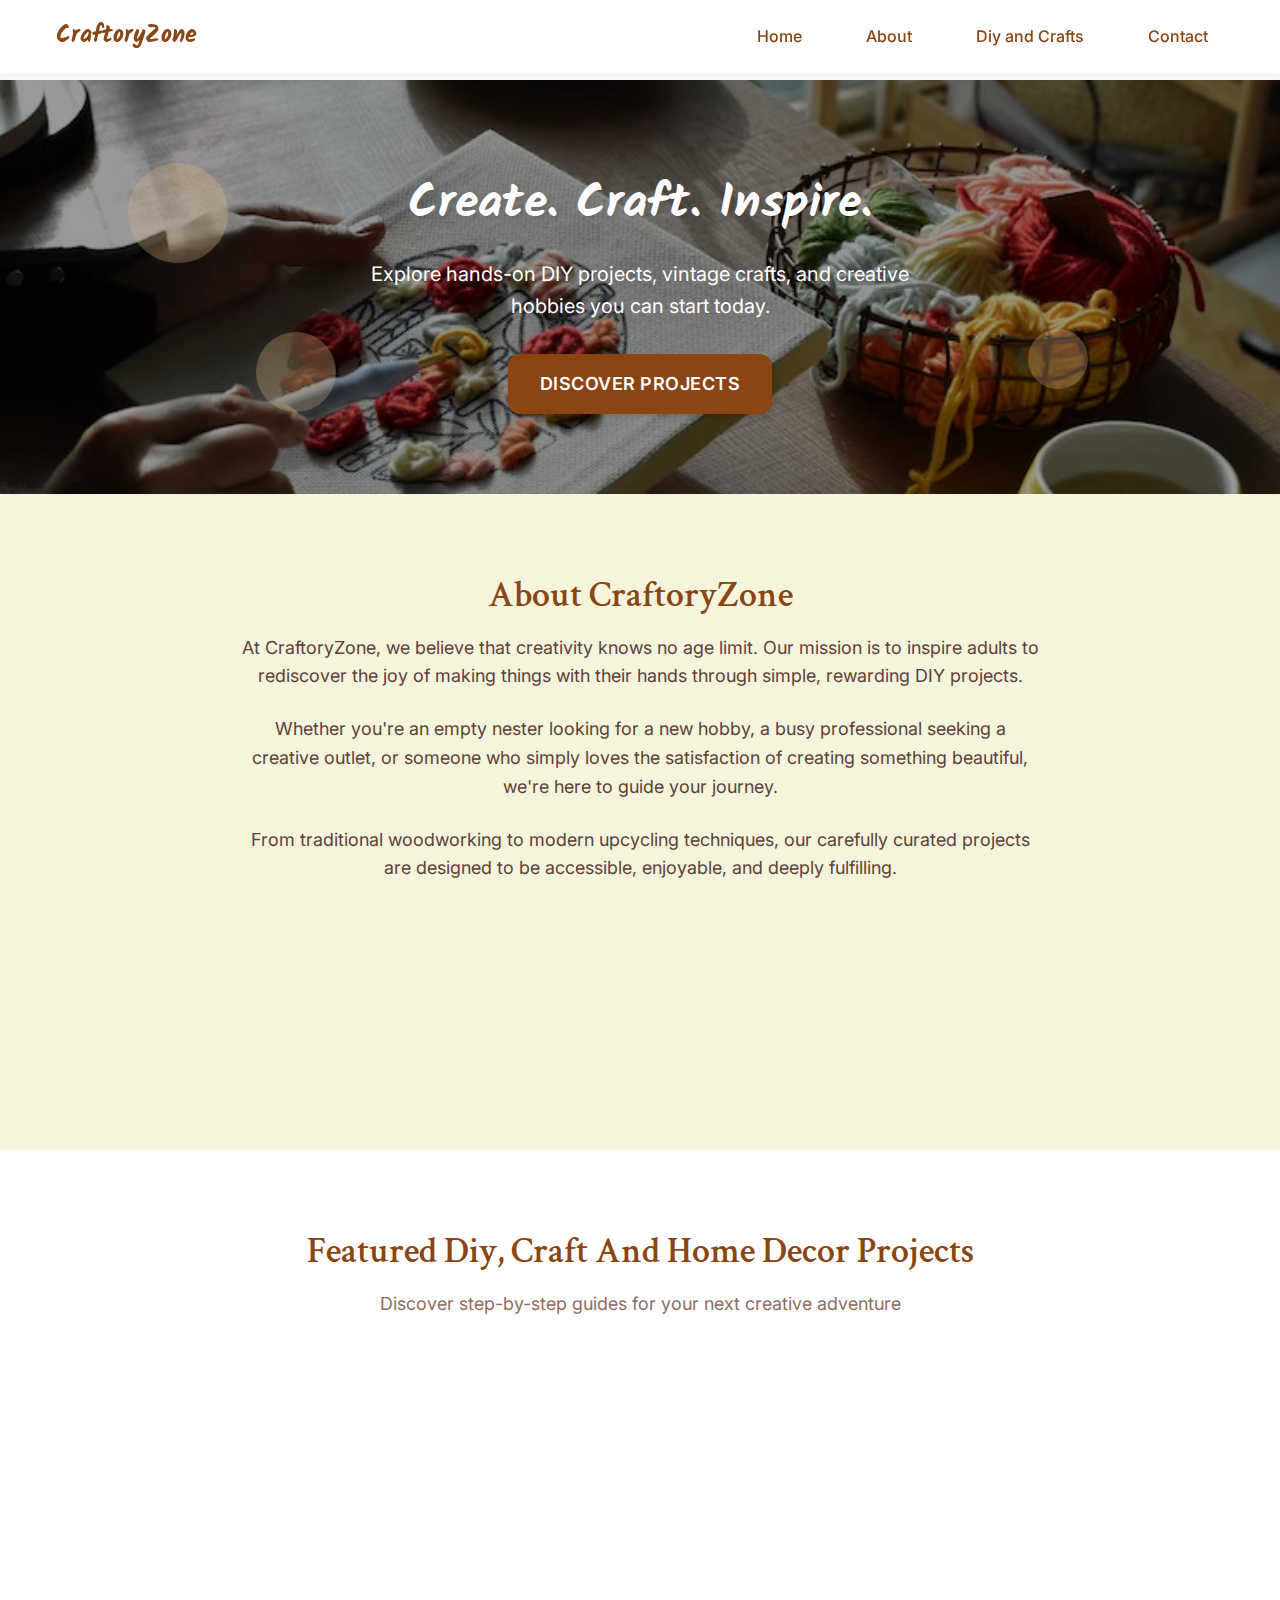
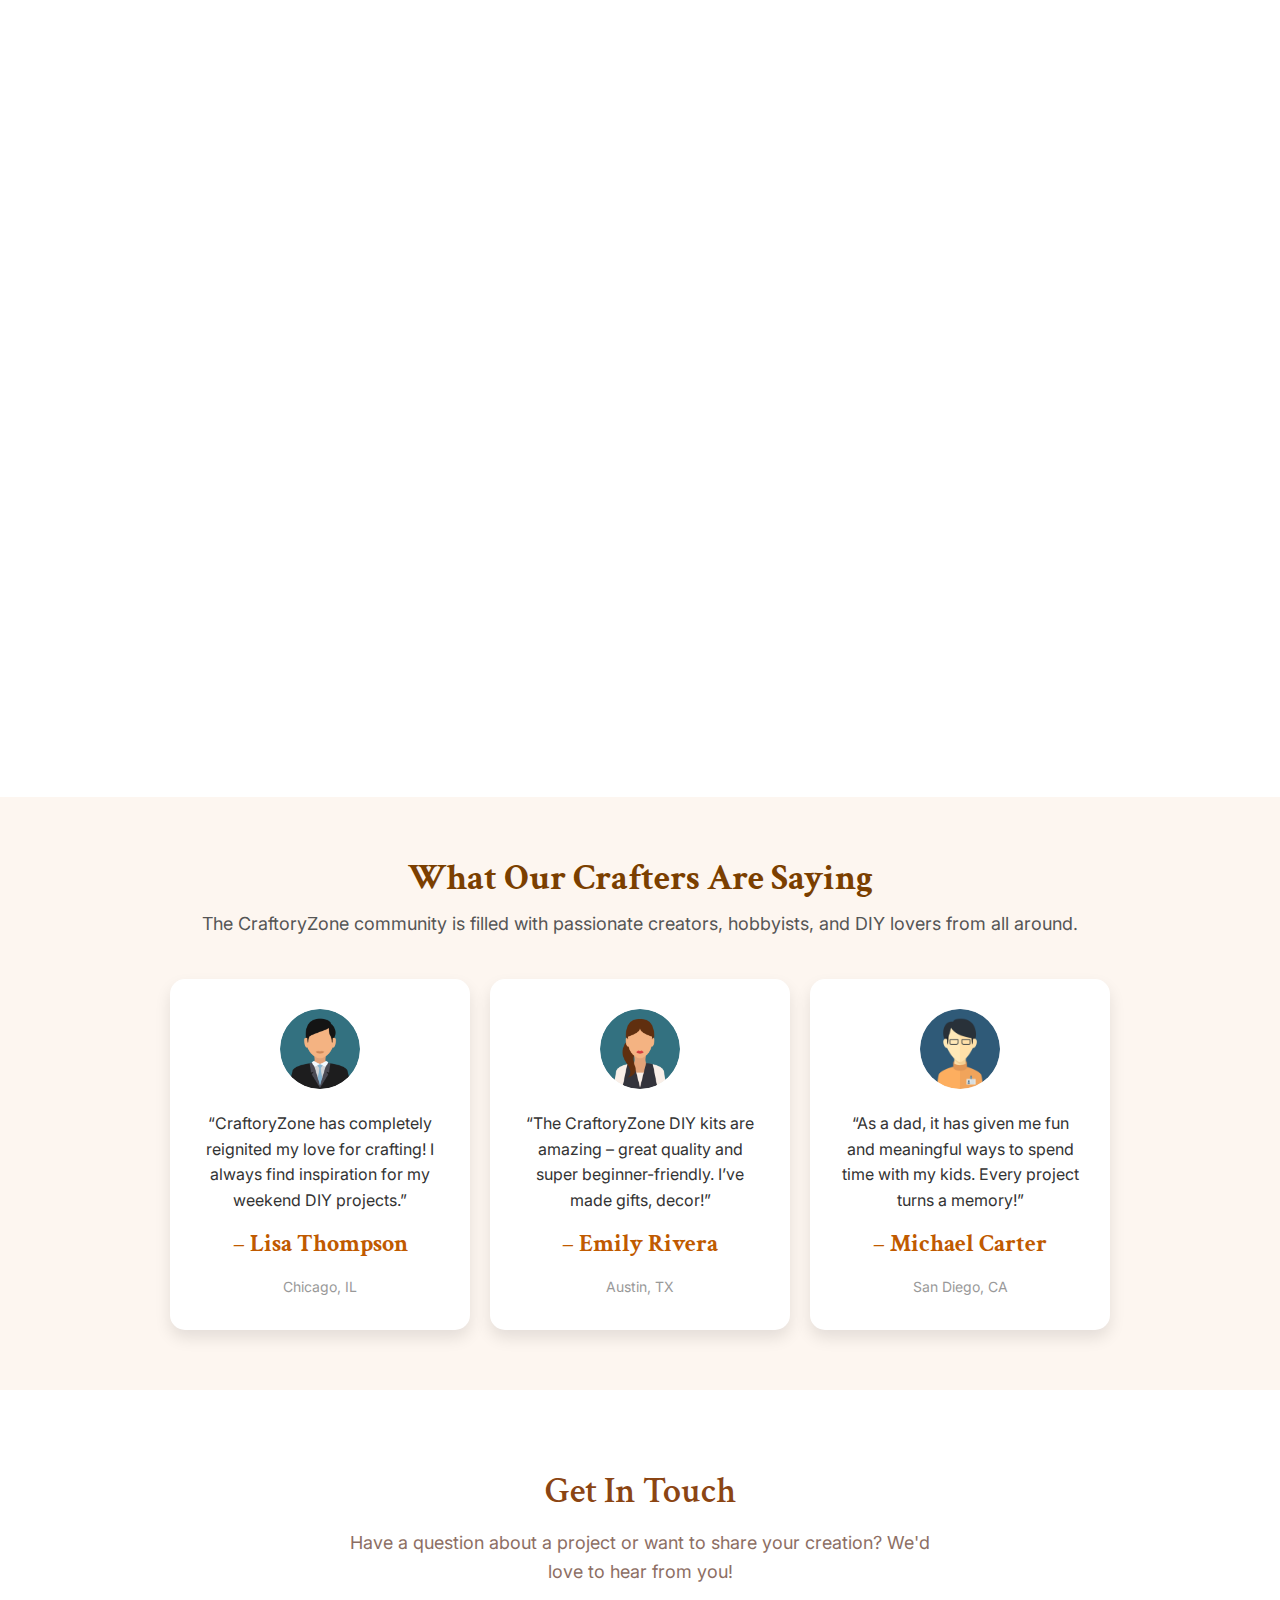
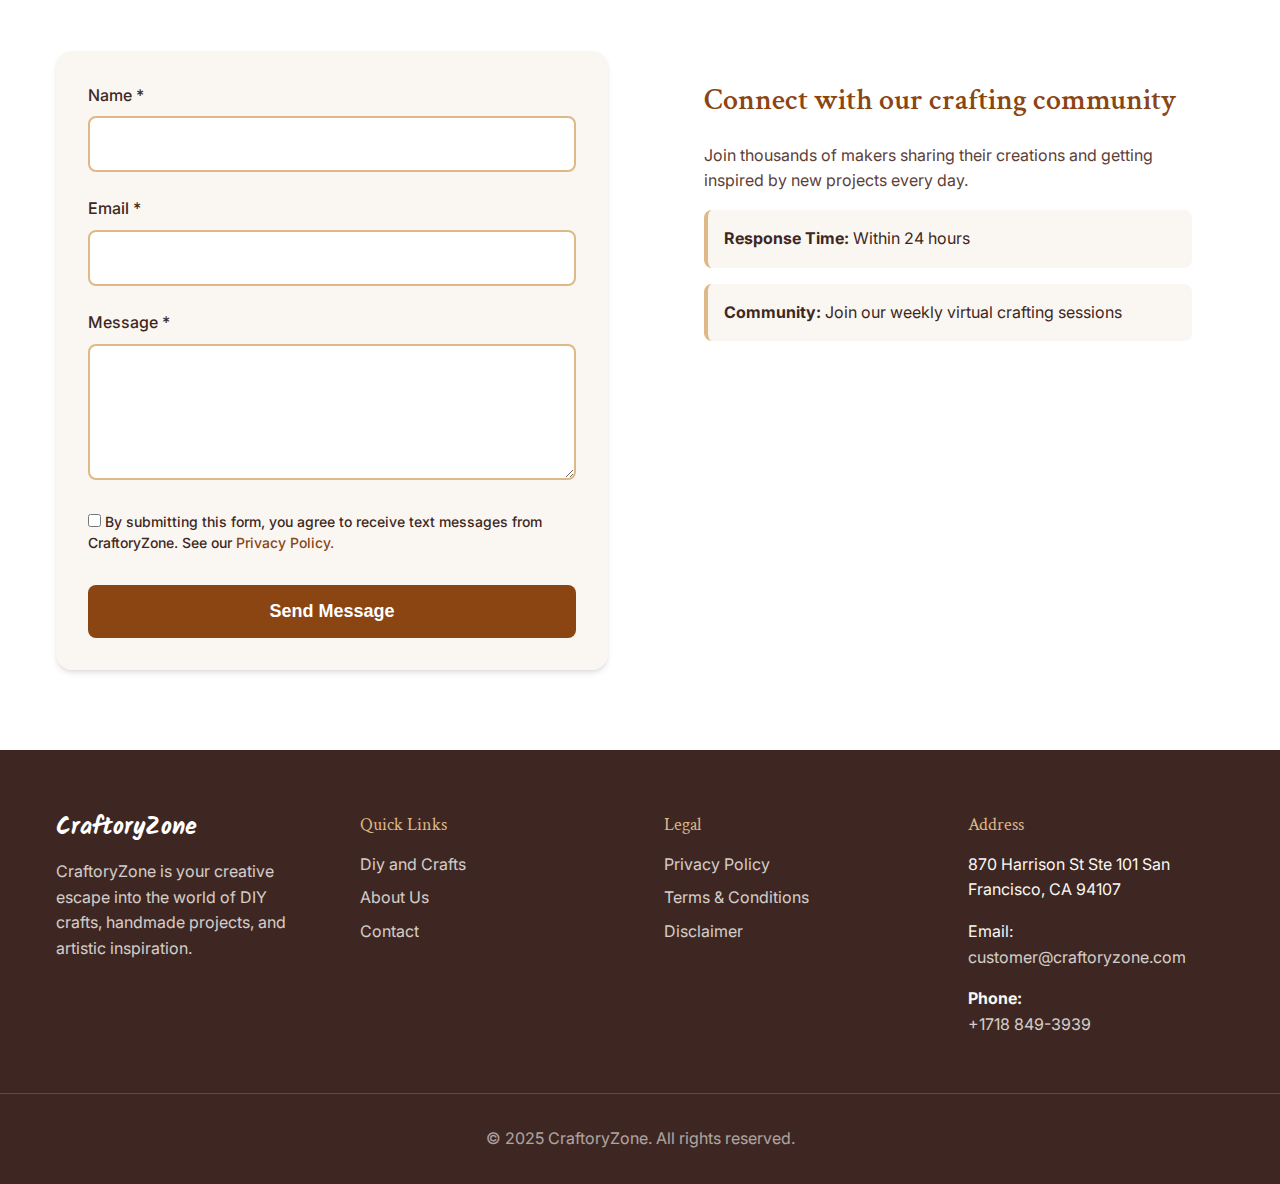
<file: index.html>
<!doctype html>
<html lang="en">
  <head>
    <meta charset="UTF-8" />
    <meta name="viewport" content="width=device-width, initial-scale=1.0" />
    <meta name="description" content="Discover inspiring DIY projects, vintage crafts, and creative hobbies at CraftoryZone. Start your crafting journey with woodworking, home décor, and easy crafts today." />
    <meta name="keywords" content="DIY crafts, woodworking, vintage décor, home crafts, creative hobbies, crafting projects" />
    <meta name="author" content="CraftoryZone" />
    
    <!-- Open Graph / Facebook -->
    <meta property="og:type" content="website" />
    <meta property="og:url" content="https://craftoryzone.com/" />
    <meta property="og:title" content="CraftoryZone - Create. Craft. Inspire." />
    <meta property="og:description" content="Explore hands-on DIY projects, vintage crafts, and creative hobbies you can start today." />
    
    <!-- Twitter -->
    <meta property="twitter:card" content="summary_large_image" />
    <meta property="twitter:title" content="CraftoryZone - Create. Craft. Inspire." />
    <meta property="twitter:description" content="Explore hands-on DIY projects, vintage crafts, and creative hobbies you can start today." />
   

    <title>CraftoryZone - Create. Craft. Inspire. | DIY Crafts & Creative Projects</title>
    <link rel="icon" type="image/svg+xml" href="images/diy.png"/>
    <!-- <link rel="shortcut icon" href="image/diy.png" type="image/x-icon"> -->
    
    <!-- Google Fonts -->
    <link rel="preconnect" href="https://fonts.googleapis.com">
    <link rel="preconnect" href="https://fonts.gstatic.com" crossorigin>
    <link href="https://fonts.googleapis.com/css2?family=Crimson+Text:ital,wght@0,400;0,600;1,400&family=Kalam:wght@300;400;700&family=Inter:wght@300;400;500;600&display=swap" rel="stylesheet">
    <!-- Font Awesome CDN -->
<link rel="stylesheet" href="https://cdnjs.cloudflare.com/ajax/libs/font-awesome/6.5.0/css/all.min.css" integrity="sha512-TbdRg1EDzUgy1wb5C95vSc3f3u5UQ4OG5r0HnxzIgR9AxYo+ITgTnH2Hc5LOBDJmXUnOMMnyoUq8RbK4CFU9Qw==" crossorigin="anonymous" referrerpolicy="no-referrer" />

    <link rel="stylesheet" href="style.css">
    <!-- Schema.org markup -->
    <script type="application/ld+json">
    {
      "@context": "https://schema.org",
      "@type": "WebSite",
      "name": "CraftoryZone",
      "description": "Inspiring DIY projects, vintage crafts, and creative hobbies",
      "url": "https://craftoryzone.com",
      "potentialAction": {
        "@type": "SearchAction",
        "target": "https://craftoryzone.com/search?q={search_term_string}",
        "query-input": "required name=search_term_string"
      }
    }

    
    </script>
    <style>
  .mobile-menu-toggle {
    display: none;
    flex-direction: column;
    gap: 5px;
    background: none;
    border: none;
    cursor: pointer;
  }

  .mobile-menu-toggle span {
    display: block;
    width: 25px;
    height: 3px;
    background: #7b3f00; /* same as your nav text color */
  }

  @media (max-width: 768px) {
    .nav-links {
      display: none;
      flex-direction: column;
      background-color: #fff;
      position: absolute;
      top: 70px;
      right: 20px;
      gap: 5px;
      width: 200px;
      box-shadow: 0 5px 10px rgba(0,0,0,0.1);
      padding: 15px;
      border-radius: 8px;
    }

    .nav-links.show {
      display: flex;
    }

    .mobile-menu-toggle {
      display: flex;
    }
  }
</style>
  </head>
  <body>
    <!-- Header -->
    <header class="header">
      <nav class="nav">
        <div class="nav-brand">
         <a href="index.html"> <h2 class="logo">CraftoryZone</h2></a>
        </div>
        <div class="nav-links">
          <a href="index.html" class="nav-link">Home</a>
          <a href="#about" class="nav-link">About</a>
          <a href="#projects" class="nav-link">Diy and Crafts</a>
          <a href="#contact" class="nav-link">Contact</a>
        </div>
        <button class="mobile-menu-toggle" aria-label="Toggle mobile menu">
          <span></span>
          <span></span>
          <span></span>
        </button>
      </nav>
    </header>

    <!-- Hero Section -->
    <section class="hero">
      <div class="hero-content">
        <h1 class="hero-title">Create. Craft. Inspire.</h1>
        <p class="hero-subtitle">Explore hands-on DIY projects, vintage crafts, and creative hobbies you can start today.</p>
        <a href="#projects" class="cta-button">Discover Projects</a>
      </div>
      <div class="hero-decoration">
        <div class="floating-element element-1"></div>
        <div class="floating-element element-2"></div>
        <div class="floating-element element-3"></div>
      </div>
    </section>


<!--Start of Tawk.to Script-->
<script type="text/javascript">
var Tawk_API=Tawk_API||{}, Tawk_LoadStart=new Date();
(function(){
var s1=document.createElement("script"),s0=document.getElementsByTagName("script")[0];
s1.async=true;
s1.src='https://embed.tawk.to/688ba62614f3c31922a42338/1j1go22en';
s1.charset='UTF-8';
s1.setAttribute('crossorigin','*');
s0.parentNode.insertBefore(s1,s0);
})();
</script>
<!--End of Tawk.to Script-->

<!-- About section -->

        <section id="about" class="about-section">
      <div class="container">
        <div class="about-content">
          <h2 class="section-title">About CraftoryZone</h2>
          <div class="about-text">
            <p>At CraftoryZone, we believe that creativity knows no age limit. Our mission is to inspire adults to rediscover the joy of making things with their hands through simple, rewarding DIY projects.</p>
            <p>Whether you're an empty nester looking for a new hobby, a busy professional seeking a creative outlet, or someone who simply loves the satisfaction of creating something beautiful, we're here to guide your journey.</p>
            <p>From traditional woodworking to modern upcycling techniques, our carefully curated projects are designed to be accessible, enjoyable, and deeply fulfilling.</p>
          </div>
          <div class="about-stats">
            <div class="stat">
              <span class="stat-number">100+</span>
              <span class="stat-label">DIY Projects</span>
            </div>
            <div class="stat">
              <span class="stat-number">50k+</span>
              <span class="stat-label">Happy Crafters</span>
            </div>
            <div class="stat">
              <span class="stat-number">5</span>
              <span class="stat-label">Years Experience</span>
            </div>
          </div>
        </div>
      </div>
    </section>

    <!-- Featured Projects Section -->
    <section id="projects" class="projects-section">
      <div class="container">
        <h2 class="section-title">Featured Diy, Craft And Home Decor Projects</h2>
        <p class="section-subtitle">Discover step-by-step guides for your next creative adventure</p>
        
      <div class="projects-grid">
  <!-- DIY Project 1 -->
  <article class="project-card" data-project="small-space">
    <div class="card-image">
      <img src="images/card1.jpg" alt="DIY storage shelves in a small apartment" loading="lazy" />
    </div>
    <div class="card-content">
      <h3 class="card-title">DIY Storage Hacks for Small Spaces</h3>
      <p class="card-description">Maximize every inch with clever DIY shelving and hidden storage solutions.</p>
      <button class="read-more-btn" data-project="small-space">Read More</button>
    </div>
  </article>

  <!-- DIY Project 2 -->
  <article class="project-card" data-project="reclaimed-wood">
    <div class="card-image">
      <img src="images/card2.jpg" alt="Reclaimed wood bench and tools" loading="lazy" />
    </div>
    <div class="card-content">
      <h3 class="card-title">Reclaimed Wood Furniture DIY</h3>
      <p class="card-description">Turn salvaged wood into rustic furniture with charm and character.</p>
      <button class="read-more-btn" data-project="reclaimed-wood">Read More</button>
    </div>
  </article>

  <!-- DIY Project 3 -->
  <article class="project-card" data-project="outdoor-lights">
    <div class="card-image">
      <img src="images/card3.jpg" alt="Mason jar solar lights hanging outdoors" loading="lazy" />
    </div>
    <div class="card-content">
      <h3 class="card-title">Mason Jar DIY Outdoor Lights</h3>
      <p class="card-description">Add cozy ambiance to your yard with solar-powered jar lights.</p>
      <button class="read-more-btn" data-project="outdoor-lights">Read More</button>
    </div>
  </article>

  <!-- Crafts Project 1 -->
  <article class="project-card" data-project="boho-wall-art">
    <div class="card-image">
      <img src="images/card4.jpg" alt="Bohemian wall art made from yarn and sticks" loading="lazy" />
    </div>
    <div class="card-content">
      <h3 class="card-title">Boho Wall Art with Yarn & Sticks</h3>
      <p class="card-description">Create textured wall hangings using simple materials and bold colors.</p>
      <button class="read-more-btn" data-project="boho-wall-art">Read More</button>
    </div>
  </article>

  <!-- Crafts Project 2 -->
  <article class="project-card" data-project="pressed-flowers">
    <div class="card-image">
      <img src="images/card5.jpg" alt="Pressed flower bookmarks and art" loading="lazy" />
    </div>
    <div class="card-content">
      <h3 class="card-title">Pressed Flower Bookmarks & Decor</h3>
      <p class="card-description">Preserve nature’s beauty with handmade bookmarks and frames.</p>
      <button class="read-more-btn" data-project="pressed-flowers">Read More</button>
    </div>
  </article>

  <!-- Crafts Project 3 -->
  <article class="project-card" data-project="air-dry-clay">
    <div class="card-image">
      <img src="images/card6.jpg" alt="Air dry clay miniatures and jewelry trays" loading="lazy" />
    </div>
    <div class="card-content">
      <h3 class="card-title">Air-Dry Clay Crafts for Beginners</h3>
      <p class="card-description">Make trinket dishes, plant tags, and more—no kiln needed!</p>
      <button class="read-more-btn" data-project="air-dry-clay">Read More</button>
    </div>
  </article>
</div>

      </div>
    </section>
    <!-- Modal Popup -->
<!-- Modal -->
<div id="projectModal" style="display:none; position:fixed; top:0; left:0; width:100%; height:100%;
  background:rgba(0,0,0,0.6); z-index:1000; justify-content:center; align-items:center;">
  
  <div style="background:#fff; width:90%; max-width:700px; max-height:90vh; overflow-y:auto; 
    padding:30px; border-radius:16px; position:relative; font-family:'Georgia', serif;">

    <span id="closeModal" style="position:absolute; top:15px; right:20px; font-size:26px; cursor:pointer;">&times;</span>
    
    <h2 id="modalTitle" style="font-size:28px; color:#753B08; margin-bottom:10px;"></h2>
    
    <div style="margin-bottom:20px;">
      <span id="modalDifficulty" style="background:#d6a878; color:white; padding:6px 12px; 
        border-radius:6px; margin-right:10px; font-size:14px;"></span>
      <span id="modalTime" style="background:#84c184; color:white; padding:6px 12px; 
        border-radius:6px; font-size:14px;"></span>
    </div>

    <p id="modalDescription" style="font-size:16px; line-height:1.6; color:#444;"></p>

    <div id="modalVideoContainer" style="margin:20px 0;">
      <iframe id="modalVideo" width="100%" height="300" style="border-radius:8px;" frameborder="0" allowfullscreen></iframe>
    </div>

    <h3 style="color:#507000;">Materials Needed:</h3>
    <ul id="modalMaterials" style="padding-left:20px; color:#333; font-size:16px;"></ul>

    <h3 style="color:#507000;">Step-by-Step Instructions:</h3>
    <ol id="modalSteps" style="color:#333; font-size:16px; padding-left:20px;"></ol>

    <h3 style="color:#507000;">Pro Tips:</h3>
    <ul id="modalTips" style="color:#333; font-size:16px; padding-left:20px;"></ul>

  </div>
</div>



    <!-- About Section -->

<section id="testimonials" style="background: #fdf6f0; padding: 60px 20px;">
  <div style="max-width: 1200px; margin: auto; text-align: center;">
    <h2 style="font-size: 36px; font-weight: bold; color: #7B3F00; margin-bottom: 10px;">
      What Our Crafters Are Saying
    </h2>
    <p style="font-size: 18px; color: #555; margin-bottom: 40px;">
      The CraftoryZone community is filled with passionate creators, hobbyists, and DIY lovers from all around.
    </p>

    <div style="display: flex; flex-wrap: wrap; gap: 20px; justify-content: center;">

      <!-- Testimonial Card 1 -->
      <div style="background: #fff; border-radius: 15px; box-shadow: 0 8px 16px rgba(0,0,0,0.1); padding: 30px; width: 300px;">
        <img src="images/user1.png" alt="User" style="width: 80px; height: 80px; border-radius: 50%; object-fit: cover; margin-bottom: 15px;">
        <p style="font-size: 16px; color: #333;">
          “CraftoryZone has completely reignited my love for crafting! I always find inspiration for my weekend DIY projects.”
        </p>
        <h4 style="margin-top: 15px; font-weight: bold; color: #c05a00;">–  Lisa Thompson</h4>
        <span style="font-size: 14px; color: #999;">Chicago, IL</span>
      </div>

      <!-- Testimonial Card 2 -->
      <div style="background: #fff; border-radius: 15px; box-shadow: 0 8px 16px rgba(0,0,0,0.1); padding: 30px; width: 300px;">
        <img src="images/user2.png" alt="User" style="width: 80px; height: 80px; border-radius: 50%; object-fit: cover; margin-bottom: 15px;">
        <p style="font-size: 16px; color: #333;">
          “The CraftoryZone DIY kits are amazing – great quality and super beginner-friendly. I’ve made gifts, decor!”
        </p>
        <h4 style="margin-top: 15px; font-weight: bold; color: #c05a00;">– Emily Rivera</h4>
        <span style="font-size: 14px; color: #999;">Austin, TX</span>
      </div>

      <!-- Testimonial Card 3 -->
      <div style="background: #fff; border-radius: 15px; box-shadow: 0 8px 16px rgba(0,0,0,0.1); padding: 30px; width: 300px;">
        <img src="images/user3.png" alt="User" style="width: 80px; height: 80px; border-radius: 50%; object-fit: cover; margin-bottom: 15px;">
        <p style="font-size: 16px; color: #333;">
          “As a dad, it has given me fun and meaningful ways to spend time with my kids. Every project turns a memory!”
        </p>
        <h4 style="margin-top: 15px; font-weight: bold; color: #c05a00;">– Michael Carter</h4>
        <span style="font-size: 14px; color: #999;">San Diego, CA</span>
      </div>

    </div>
  </div>
</section>
    <!-- Contact Section -->
    <section id="contact" class="contact-section">
      <div class="container">
        <h2 class="section-title">Get In Touch</h2>
        <p class="section-subtitle">Have a question about a project or want to share your creation? We'd love to hear from you!</p>
        
        <div class="contact-content">
          <form class="contact-form" id="contactForm">
            <div class="form-group">
              <label for="name">Name *</label>
              <input type="text" id="name" name="name" required>
            </div>
            
            <div class="form-group">
              <label for="email">Email *</label>
              <input type="email" id="email" name="email" required>
            </div>
            
            <div class="form-group">
              <label for="message">Message *</label>
              <textarea id="message" name="message" rows="5" required></textarea>
            </div>
            
            <div class="form-group checkbox-group">
              <label class="checkbox-label">
                <input type="checkbox" id="newsletter" name="newsletter">
                <span class="checkmark"></span>
             
By submitting this form, you agree to receive text messages from CraftoryZone. See our <a href="privacy-policy.html">Privacy Policy.</a>
              </label>
            </div>
            
            <button type="submit" class="submit-btn">Send Message</button>
          </form>
          
          <div class="contact-info">
            <h3>Connect with our crafting community</h3>
            <p>Join thousands of makers sharing their creations and getting inspired by new projects every day.</p>
            
            <div class="contact-item">
              <strong>Response Time:</strong> Within 24 hours
            </div>
            
            <div class="contact-item">
              <strong>Community:</strong> Join our weekly virtual crafting sessions
            </div>
          </div>
        </div>
      </div>
    </section>

    <!-- Footer -->
  <footer class="footer">
      <div class="container">
        <div class="footer-content">
          <div class="footer-brand">
            <h3 class="logo"><a href="index.html" style="color: #fff;">CraftoryZone</a></h3>
            <p>CraftoryZone is your creative escape into the world of DIY crafts, handmade projects, and artistic inspiration.</p>
          </div>
          
          <div class="footer-links">
            <h4>Quick Links</h4>
            <ul>
              <li><a href="#projects">Diy and Crafts</a></li>
              <li><a href="#about">About Us</a></li>
              <li><a href="#contact">Contact</a></li>
            </ul>
          </div>
          

          

          <div class="footer-legal">
            <h4>Legal</h4>
            <ul>
              <li><a href="privacy-policy.html">Privacy Policy</a></li>
              <li><a href="terms-conditions.html">Terms & Conditions</a></li>
                 <li><a href="disclaimer.html">Disclaimer</a></li>
            </ul>
          </div>

          <div class="footer-legal">
            <h4>Address</h4>
            <ul>
              <li><p style="color: #FAF7F2;">870 Harrison St Ste 101 San Francisco, CA 94107</p></li>
              <li><p style="color: #faf7f2;">Email: <a href="mailto:customer@craftoryzone.com" style="text-decoration: none;">customer@craftoryzone.com</a></p></li>
              <li><strong>Phone:</strong><br>
      <a href="tel:+17188493939" style="text-decoration: none;">+1718 849-3939</a>

              
            </ul>
          </div>
        </div>
        </div>

        
        <div class="footer-bottom">
          <p style="color: #faf7f2;">&copy; 2025 <a href="https://craftoryzone.com" style="color: #faf7f2;">CraftoryZone</a>. All rights reserved.</p>
        </div>
      </div>
    </footer>

    <!-- Modal for Project Details -->
    <div class="modal-overlay" id="projectModal">
      <div class="modal">
        <button class="modal-close" aria-label="Close modal">&times;</button>
        <div class="modal-content" id="modalContent">
          <!-- Dynamic content will be inserted here -->
        </div>
      </div>
    </div>

    <!-- Modal for Legal Content -->
    <div class="modal-overlay" id="legalModal">
      <div class="modal">
        <button class="modal-close" aria-label="Close modal">&times;</button>
        <div class="modal-content" id="legalContent">
          <!-- Dynamic content will be inserted here -->
        </div>
      </div>
    </div>
<script>
    const toggleBtn = document.querySelector('.mobile-menu-toggle');
  const navLinks = document.querySelector('.nav-links');

  toggleBtn.addEventListener('click', () => {
    navLinks.classList.toggle('show');
  });
  
    document.getElementById("contactForm").addEventListener("submit", function (e) {
    e.preventDefault(); // Stop actual form submission

    // Simple popup alert (can be replaced with a modal)
    alert("Thank you for contacting us! We will get back to you soon.");

    // Optional: Reset the form
    this.reset();
  });
  
  </script>
<script>
  const projectData = {
    'small-space': {
      title: 'DIY Storage Hacks for Small Spaces',
      difficulty: 'Beginner',
      time: '1-3 hours',
      video: 'https://www.youtube.com/embed/Ro70BwjnLe0',
      description: 'Maximize every inch of your home with space-saving DIY storage solutions using simple tools and materials.',
      materials: [
        'Wooden crates or boxes',
        'Wall brackets and screws',
        'Measuring tape and pencil',
        'Drill and screwdriver',
        'Hooks, labels, and organizers',
        'Paint or stain (optional)'
      ],
      steps: [
        'Identify cluttered zones and measure available space',
        'Sketch basic shelving or crate designs',
        'Assemble crates or cut boards to fit wall space',
        'Paint or stain materials for a finished look',
        'Install wall brackets and mount storage units',
        'Add hooks or baskets for added functionality'
      ],
      tips: [
        'Measure twice to ensure wall space is used efficiently',
        'Use vertical storage to save floor area',
        'Mix open and closed storage for visual balance',
        'Paint to match your interior style',
        'Use labels for easy organization'
      ]
    },
    'reclaimed-wood': {
      title: 'Reclaimed Wood Furniture DIY',
      difficulty: 'Intermediate',
      time: '4-8 hours',
      video: 'https://www.youtube.com/embed/LybXZqB8eJo',
      description: 'Turn salvaged wood into rustic furniture pieces that add charm and sustainability to your home.',
      materials: [
        'Reclaimed wood planks',
        'Screws, wood glue, nails',
        'Sandpaper and sanding block',
        'Power drill and saw',
        'Stain or paint',
        'Furniture hardware (hinges, handles)'
      ],
      steps: [
        'Select and inspect wood for cracks or nails',
        'Plan dimensions and layout of furniture',
        'Cut, sand, and clean all pieces',
        'Assemble base frame using glue and screws',
        'Stain or paint for desired finish',
        'Install hardware if needed'
      ],
      tips: [
        'Use gloves when handling reclaimed wood',
        'Pre-sand before staining for a smooth finish',
        'Seal wood to prevent future warping',
        'Label each part for easier assembly',
        'Take before/after photos for fun!'
      ]
    },
    'outdoor-lights': {
      title: 'Mason Jar DIY Outdoor Lights',
      difficulty: 'Beginner',
      time: '1-2 hours',
      video: 'https://www.youtube.com/embed/aXEnTdLJpGw',
      description: 'Create cozy ambiance with solar-powered or candle-lit mason jar lanterns for your patio or garden.',
      materials: [
        'Mason jars (with lids)',
        'Twine or wire for hanging',
        'Solar light inserts or tealight candles',
        'Glass paint or frosted spray (optional)',
        'Hot glue gun',
        'Pebbles or sand (for weight)'
      ],
      steps: [
        'Clean jars and remove labels',
        'Decorate jars with paint if desired',
        'Insert lighting element inside the jar',
        'Secure lid and attach twine or wire for hanging',
        'Add weight at the bottom using pebbles or sand',
        'Hang in a sunny area or patio'
      ],
      tips: [
        'Use solar lids to avoid wiring',
        'Spray paint for a soft glow effect',
        'Place lights along walkways or trees',
        'Check weatherproof rating if left outdoors',
        'Mix sizes for a layered light effect'
      ]
    },
    'boho-wall-art': {
      title: 'Boho Wall Art with Yarn & Sticks',
      difficulty: 'Beginner',
      time: '1-2 hours',
      video: 'https://www.youtube.com/embed/L-7ehAqG1jo',
      description: 'Create cozy and textured bohemian-inspired wall art using yarn, driftwood, or natural sticks.',
      materials: [
        'Yarn in various colors and textures',
        'Wooden dowels or tree branches',
        'Scissors and glue',
        'Measuring tape',
        'Beads or feathers (optional)'
      ],
      steps: [
        'Cut yarn into varying lengths',
        'Knot or loop yarn onto stick in desired pattern',
        'Trim to shape (diagonal, triangle, straight)',
        'Add beads or feathers for extra flair',
        'Tie string at both ends for hanging'
      ],
      tips: [
        'Use thick yarn for more volume',
        'Layer textures (braids, knots, fringe)',
        'Stick to earthy or muted tones for a true boho feel',
        'Mix in metallic thread for highlights',
        'Hang near natural light to showcase texture'
      ]
    },
    'pressed-flowers': {
      title: 'Pressed Flower Bookmarks & Decor',
      difficulty: 'Beginner',
      time: '1-3 days (includes drying)',
      video: 'https://www.youtube.com/embed/tijKZw8xp4c',
      description: 'Preserve real flowers and use them to create elegant bookmarks, framed art, and journal accents.',
      materials: [
        'Fresh flowers and leaves',
        'Heavy books or flower press',
        'Parchment paper',
        'Cardstock or bookmarks',
        'Clear laminate or contact paper',
        'Glue or Mod Podge'
      ],
      steps: [
        'Pick fresh, flat flowers and dry them between books',
        'After 1-2 days, remove dried flowers gently',
        'Arrange flowers on cardstock or bookmark base',
        'Seal with laminate or Mod Podge',
        'Trim edges neatly for a professional look',
        'Frame if creating wall art'
      ],
      tips: [
        'Pick flowers early in the morning for best results',
        'Avoid thick flowers—they’re harder to press',
        'Label your pressed flowers for future use',
        'Add quotes or dates to bookmarks for gifts',
        'Use tweezers to handle delicate pieces'
      ]
    },
    'air-dry-clay': {
      title: 'Air-Dry Clay Crafts for Beginners',
      difficulty: 'Beginner',
      time: '2-4 hours (plus drying)',
      video: 'https://www.youtube.com/embed/-iMMXFwGWYU',
      description: 'Explore your creativity with air-dry clay to craft jewelry dishes, ornaments, plant tags, and more—no kiln needed!',
      materials: [
        'Air-dry clay',
        'Clay modeling tools or toothpicks',
        'Rolling pin or bottle',
        'Cookie cutters or templates',
        'Acrylic paint and sealer',
        'Sandpaper (fine grit)'
      ],
      steps: [
        'Condition clay by kneading it gently',
        'Roll out to desired thickness on a flat surface',
        'Cut shapes using cutters or freehand',
        'Smooth edges and create texture',
        'Let dry completely (24–48 hours)',
        'Paint and seal for durability'
      ],
      tips: [
        'Work on a non-stick surface like wax paper',
        'Keep unused clay in an airtight bag',
        'Use sandpaper after drying for smooth finish',
        'Try marble effects by mixing clay colors',
        'Seal with Mod Podge or clear varnish'
      ]
    }
  };

  const buttons = document.querySelectorAll('.read-more-btn');
  const modal = document.getElementById('projectModal');
  const closeModal = document.getElementById('closeModal');

  buttons.forEach(btn => {
    btn.addEventListener('click', () => {
      const project = btn.getAttribute('data-project');
      const data = projectData[project];

      document.getElementById('modalTitle').innerText = data.title;
      document.getElementById('modalDifficulty').innerText = `Difficulty: ${data.difficulty}`;
      document.getElementById('modalTime').innerText = `Time: ${data.time}`;
      document.getElementById('modalDescription').innerText = data.description;
      document.getElementById('modalVideo').src = data.video;

      const matList = document.getElementById('modalMaterials');
      matList.innerHTML = '';
      data.materials.forEach(item => {
        const li = document.createElement('li');
        li.textContent = item;
        matList.appendChild(li);
      });

      const stepList = document.getElementById('modalSteps');
      stepList.innerHTML = '';
      data.steps.forEach(step => {
        const li = document.createElement('li');
        li.textContent = step;
        stepList.appendChild(li);
      });

      const tipList = document.getElementById('modalTips');
      tipList.innerHTML = '';
      data.tips.forEach(tip => {
        const li = document.createElement('li');
        li.textContent = tip;
        tipList.appendChild(li);
      });

      modal.style.display = 'flex';
    });
  });

  closeModal.onclick = () => {
    modal.style.display = 'none';
    document.getElementById('modalVideo').src = ''; // stop video on close
  };

  window.onclick = e => {
    if (e.target === modal) {
      modal.style.display = 'none';
      document.getElementById('modalVideo').src = '';
    }
  };
</script>


    <script type="module" src="/main.js"></script>
  </body>
</html>
</file>
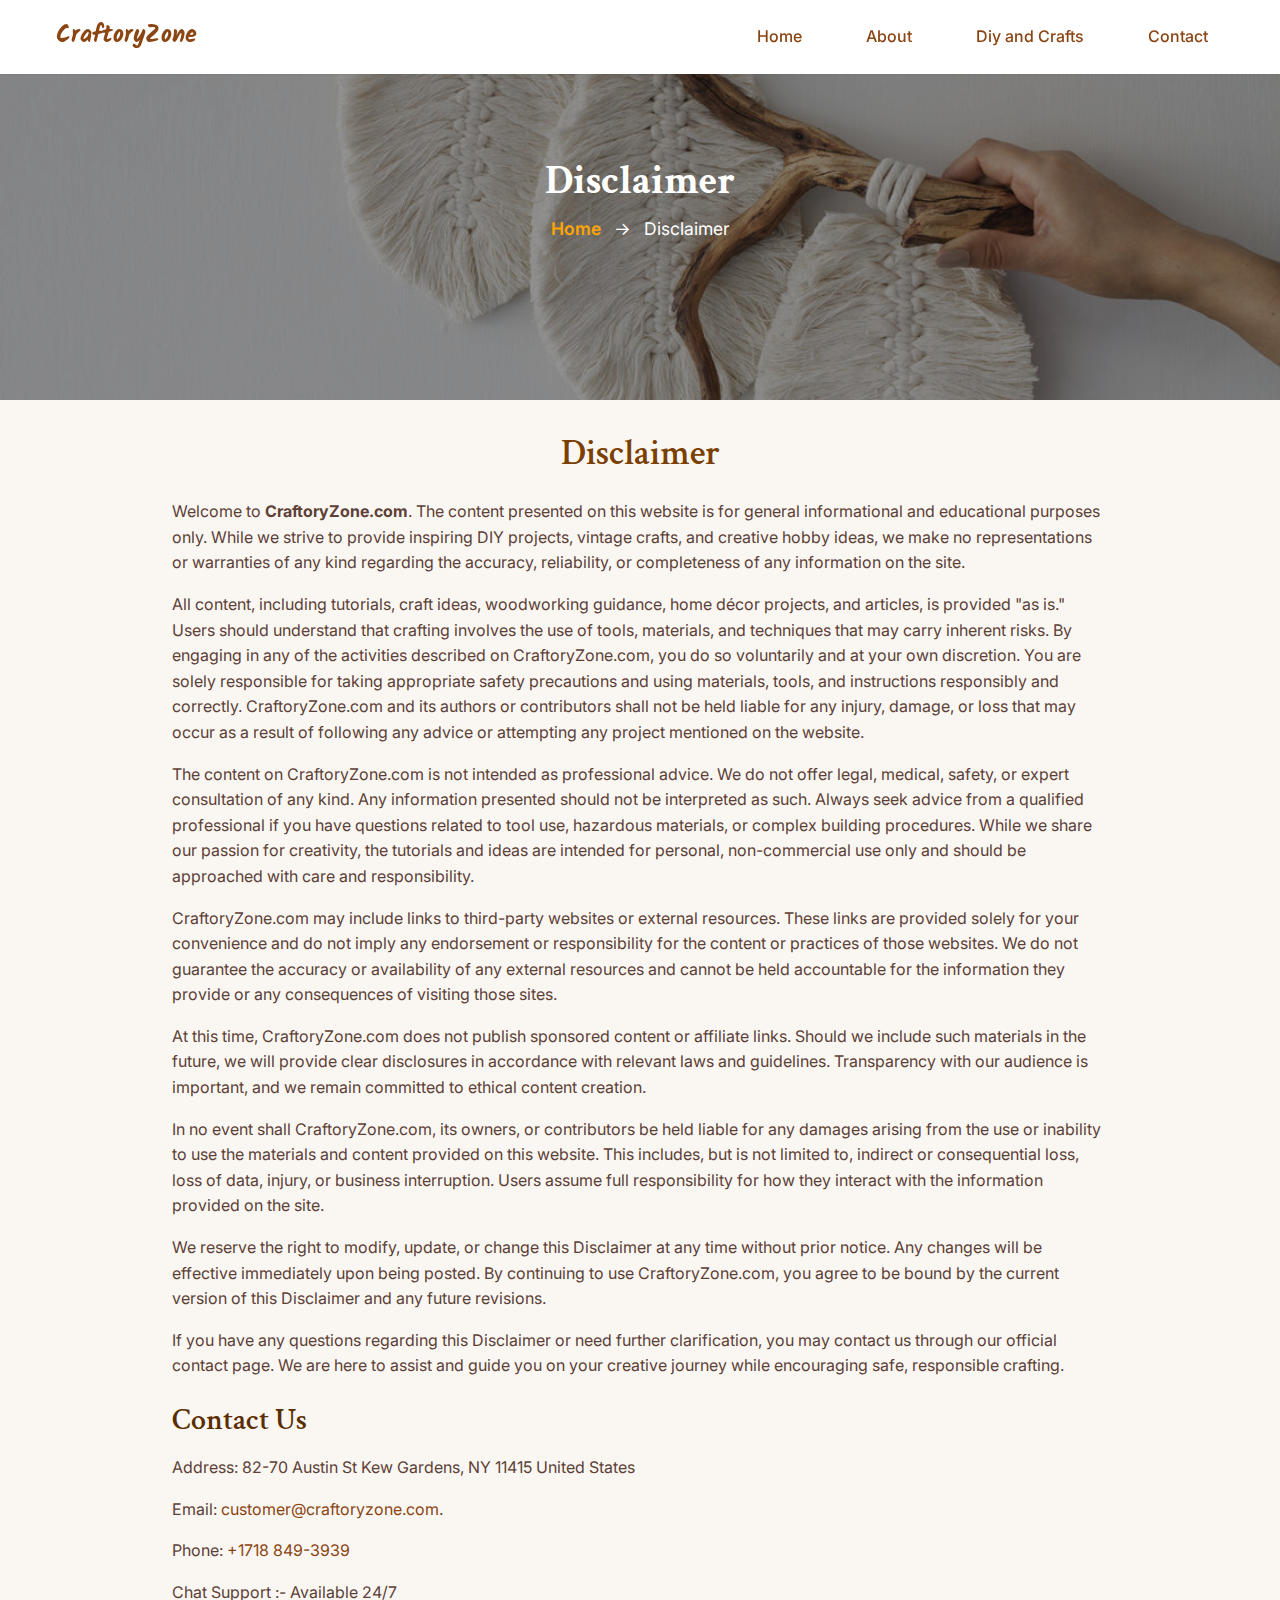
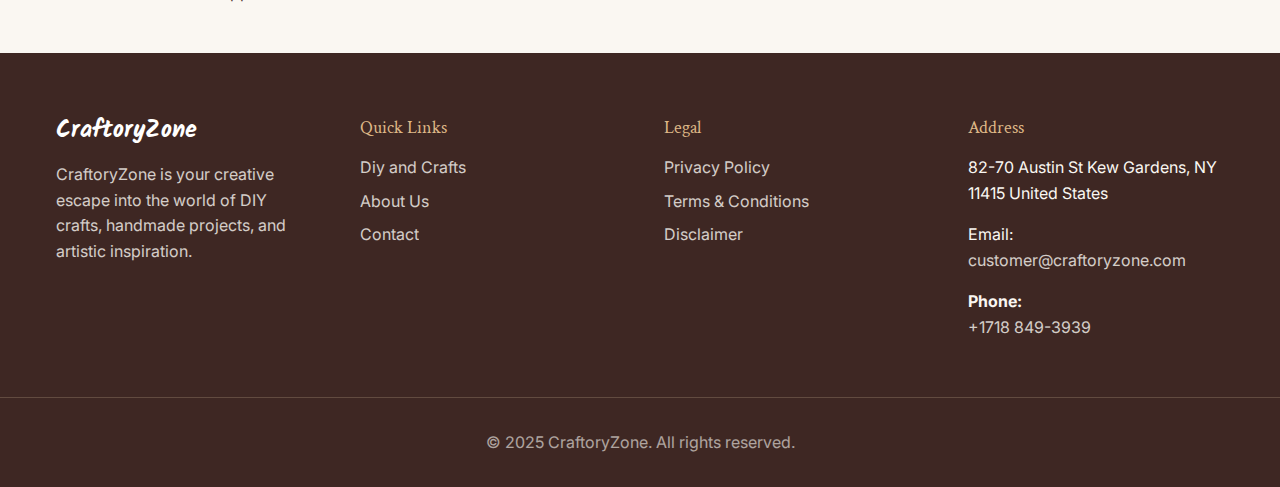
<file: disclaimer.html>
<!doctype html>
<html lang="en">
  <head>
    <meta charset="UTF-8" />
    <meta name="viewport" content="width=device-width, initial-scale=1.0" />
    <meta name="description" content="Discover inspiring DIY projects, vintage crafts, and creative hobbies at CraftoryZone. Start your crafting journey with woodworking, home décor, and easy crafts today." />
    <meta name="keywords" content="DIY crafts, woodworking, vintage décor, home crafts, creative hobbies, crafting projects" />
    <meta name="author" content="CraftoryZone" />
    
    <!-- Open Graph / Facebook -->
    <meta property="og:type" content="website" />
    <meta property="og:url" content="https://craftoryzone.com/" />
    <meta property="og:title" content="CraftoryZone - Create. Craft. Inspire." />
    <meta property="og:description" content="Explore hands-on DIY projects, vintage crafts, and creative hobbies you can start today." />
    
    <!-- Twitter -->
    <meta property="twitter:card" content="summary_large_image" />
    <meta property="twitter:title" content="CraftoryZone - Create. Craft. Inspire." />
    <meta property="twitter:description" content="Explore hands-on DIY projects, vintage crafts, and creative hobbies you can start today." />
    
    <title>CraftoryZone - Create. Craft. Inspire. | DIY Crafts & Creative Projects</title>
      <link rel="icon" type="image/svg+xml" href="images/diy.png"/>

    
    <!-- Google Fonts -->
    <link rel="preconnect" href="https://fonts.googleapis.com">
    <link rel="preconnect" href="https://fonts.gstatic.com" crossorigin>
    <link href="https://fonts.googleapis.com/css2?family=Crimson+Text:ital,wght@0,400;0,600;1,400&family=Kalam:wght@300;400;700&family=Inter:wght@300;400;500;600&display=swap" rel="stylesheet">
    <!-- Font Awesome CDN -->
<link rel="stylesheet" href="https://cdnjs.cloudflare.com/ajax/libs/font-awesome/6.5.0/css/all.min.css" integrity="sha512-TbdRg1EDzUgy1wb5C95vSc3f3u5UQ4OG5r0HnxzIgR9AxYo+ITgTnH2Hc5LOBDJmXUnOMMnyoUq8RbK4CFU9Qw==" crossorigin="anonymous" referrerpolicy="no-referrer" />

    <link rel="stylesheet" href="style.css">
    <!-- Schema.org markup -->
    <script type="application/ld+json">
    {
      "@context": "https://schema.org",
      "@type": "WebSite",
      "name": "CraftoryZone",
      "description": "Inspiring DIY projects, vintage crafts, and creative hobbies",
      "url": "https://craftoryzone.com",
      "potentialAction": {
        "@type": "SearchAction",
        "target": "https://craftoryzone.com/search?q={search_term_string}",
        "query-input": "required name=search_term_string"
      }
    }

    
    </script>
    <style>
  .mobile-menu-toggle {
    display: none;
    flex-direction: column;
    gap: 5px;
    background: none;
    border: none;
    cursor: pointer;
  }

  .mobile-menu-toggle span {
    display: block;
    width: 25px;
    height: 3px;
    background: #7b3f00; /* same as your nav text color */
  }

  @media (max-width: 768px) {
    .nav-links {
      display: none;
      flex-direction: column;
      background-color: #fff;
      position: absolute;
      top: 70px;
      right: 20px;
      gap: 5px;
      width: 200px;
      box-shadow: 0 5px 10px rgba(0,0,0,0.1);
      padding: 15px;
      border-radius: 8px;
    }

    .nav-links.show {
      display: flex;
    }

    .mobile-menu-toggle {
      display: flex;
    }
  }

  .privacy-policy-section h3 {
  color: #5a2e00;
  margin-top: 1.5rem;
}

.privacy-policy-section ul {
  padding-left: 1.2rem;
  margin-bottom: 1rem;
}

.privacy-policy-section ul li {
  margin-bottom: 0.5rem;
}

</style>
  </head>
  <body>
    <!-- Header -->
    <header class="header">
      <nav class="nav">
        <div class="nav-brand">
         <a href="index.html"> <h2 class="logo">CraftoryZone</h2></a>
        </div>
        <div class="nav-links">
          <a href="index.html" class="nav-link">Home</a>
          <a href="index.html#about" class="nav-link">About</a>
          <a href="index.html#projects" class="nav-link">Diy and Crafts</a>
          <a href="index.html#contact" class="nav-link">Contact</a>
        </div>
        <button class="mobile-menu-toggle" aria-label="Toggle mobile menu">
          <span></span>
          <span></span>
          <span></span>
        </button>
      </nav>
    </header>
<section style="position: relative; height: 400px; background-image: url('images/card4.jpg'); background-size: cover; background-position: center; display: flex; align-items: center; justify-content: center; text-align: center; color: white; overflow: hidden;">
  
  <!-- Dark Overlay -->
  <div style="position: absolute; inset: 0; background-color: rgba(0, 0, 0, 0.4); z-index: 1;"></div>

  <!-- Content -->
  <div style="position: relative; z-index: 2; padding: 20px;">
    <h1 style="font-size: 2.5rem; font-weight: bold; color: #fff; margin-bottom: 10px;">Disclaimer</h1>
    <div style="font-size: 1.1rem; color: #fff;">
      <a href="index.html" style="color: #ffa500; text-decoration: none; font-weight: 600;">Home</a>
      <span style="margin: 0 8px;">→</span>
      <span>Disclaimer</span>
    </div>
  </div>

</section>


<section class="privacy-policy-section">
  <div class="container" style="max-width: 1000px; margin: auto; padding: 2rem;">

   
    <h2 style="text-align: center; margin-bottom: 1.5rem; color: #7b3f00;">Disclaimer</h2>

    <p>Welcome to <strong>CraftoryZone.com</strong>. The content presented on this website is for general informational and educational purposes only. While we strive to provide inspiring DIY projects, vintage crafts, and creative hobby ideas, we make no representations or warranties of any kind regarding the accuracy, reliability, or completeness of any information on the site.</p>

    <p>All content, including tutorials, craft ideas, woodworking guidance, home décor projects, and articles, is provided "as is." Users should understand that crafting involves the use of tools, materials, and techniques that may carry inherent risks. By engaging in any of the activities described on CraftoryZone.com, you do so voluntarily and at your own discretion. You are solely responsible for taking appropriate safety precautions and using materials, tools, and instructions responsibly and correctly. CraftoryZone.com and its authors or contributors shall not be held liable for any injury, damage, or loss that may occur as a result of following any advice or attempting any project mentioned on the website.</p>

    <p>The content on CraftoryZone.com is not intended as professional advice. We do not offer legal, medical, safety, or expert consultation of any kind. Any information presented should not be interpreted as such. Always seek advice from a qualified professional if you have questions related to tool use, hazardous materials, or complex building procedures. While we share our passion for creativity, the tutorials and ideas are intended for personal, non-commercial use only and should be approached with care and responsibility.</p>

    <p>CraftoryZone.com may include links to third-party websites or external resources. These links are provided solely for your convenience and do not imply any endorsement or responsibility for the content or practices of those websites. We do not guarantee the accuracy or availability of any external resources and cannot be held accountable for the information they provide or any consequences of visiting those sites.</p>

    <p>At this time, CraftoryZone.com does not publish sponsored content or affiliate links. Should we include such materials in the future, we will provide clear disclosures in accordance with relevant laws and guidelines. Transparency with our audience is important, and we remain committed to ethical content creation.</p>

    <p>In no event shall CraftoryZone.com, its owners, or contributors be held liable for any damages arising from the use or inability to use the materials and content provided on this website. This includes, but is not limited to, indirect or consequential loss, loss of data, injury, or business interruption. Users assume full responsibility for how they interact with the information provided on the site.</p>

    <p>We reserve the right to modify, update, or change this Disclaimer at any time without prior notice. Any changes will be effective immediately upon being posted. By continuing to use CraftoryZone.com, you agree to be bound by the current version of this Disclaimer and any future revisions.</p>

    <p>If you have any questions regarding this Disclaimer or need further clarification, you may contact us through our official contact page. We are here to assist and guide you on your creative journey while encouraging safe, responsible crafting.</p>

   

    <h3>Contact Us</h3>
 <p>Address: 82-70 Austin St Kew Gardens, NY 11415 United States</p>
    <p>Email: <a href="mailto:customer@craftoryzone.com">customer@craftoryzone.com</a>.</p><p>Phone: <a href="tel:+17188493939" style="text-decoration: none;">+1718 849-3939</a></p>
    <p>Chat Support :- Available 24/7</p>
  </div>
</section>





      <!-- Footer -->
  <footer class="footer">
      <div class="container">
        <div class="footer-content">
          <div class="footer-brand">
           <h3 class="logo"><a href="index.html" style="color: #fff;">CraftoryZone</a></h3>
            <p>CraftoryZone is your creative escape into the world of DIY crafts, handmade projects, and artistic inspiration.</p>
          </div>
          
          <div class="footer-links">
            <h4>Quick Links</h4>
            <ul>
              <li><a href="index.html#projects">Diy and Crafts</a></li>
              <li><a href="index.html#about">About Us</a></li>
              <li><a href="index.html#contact">Contact</a></li>
            </ul>
          </div>
          

          

          <div class="footer-legal">
            <h4>Legal</h4>
            <ul>
              <li><a href="privacy-policy.html">Privacy Policy</a></li>
              <li><a href="terms-conditions.html"  >Terms & Conditions</a></li>
             <li><a href="#"  >Disclaimer</a></li>

            </ul>
          </div>

          <div class="footer-legal">
            <h4>Address</h4>
            <ul>
              <li><p style="color: #FAF7F2;">82-70 Austin St Kew Gardens, NY 11415 United States</p></li>
              <li><p style="color: #faf7f2;">Email: <a href="mailto:customer@craftoryzone.com" style="text-decoration: none;">customer@craftoryzone.com</a></p></li>
              <li><strong>Phone:</strong><br>
      <a href="tel:+17188493939" style="text-decoration: none;">+1718 849-3939</a>

              
            </ul>
          </div>
        </div>
        </div>

        
        <div class="footer-bottom">
          <p style="color: #faf7f2;">&copy; 2025 <a href="https://craftoryzone.com" style="color: #faf7f2;">CraftoryZone</a>. All rights reserved.</p>
        </div>
      </div>
    </footer>

    <!-- Modal for Project Details -->
    <div class="modal-overlay" id="projectModal">
      <div class="modal">
        <button class="modal-close" aria-label="Close modal">&times;</button>
        <div class="modal-content" id="modalContent">
          <!-- Dynamic content will be inserted here -->
        </div>
      </div>
    </div>

    <!-- Modal for Legal Content -->
    <div class="modal-overlay" id="legalModal">
      <div class="modal">
        <button class="modal-close" aria-label="Close modal">&times;</button>
        <div class="modal-content" id="legalContent">
          <!-- Dynamic content will be inserted here -->
        </div>
      </div>
    </div>
<script>
    const toggleBtn = document.querySelector('.mobile-menu-toggle');
  const navLinks = document.querySelector('.nav-links');

  toggleBtn.addEventListener('click', () => {
    navLinks.classList.toggle('show');
  });</script>

    <script type="module" src="/main.js"></script>
  </body>
</html>
</file>
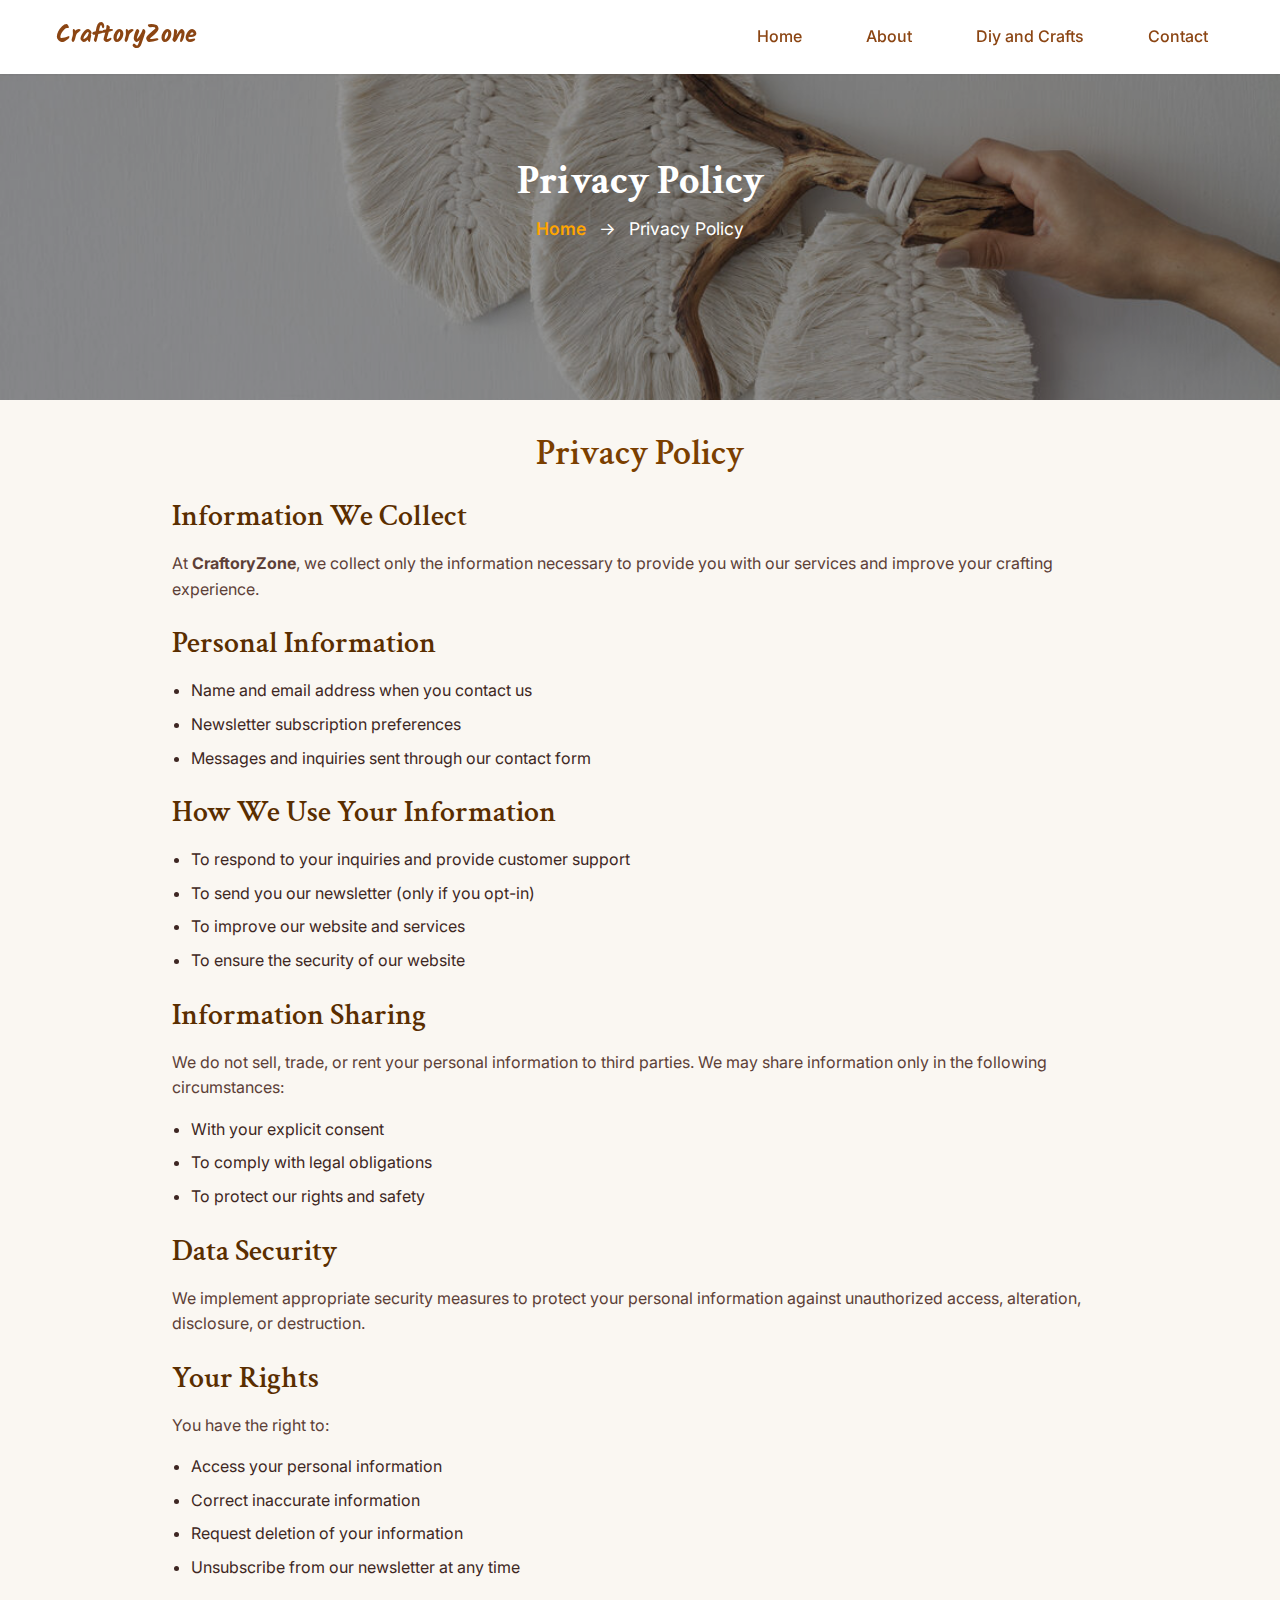
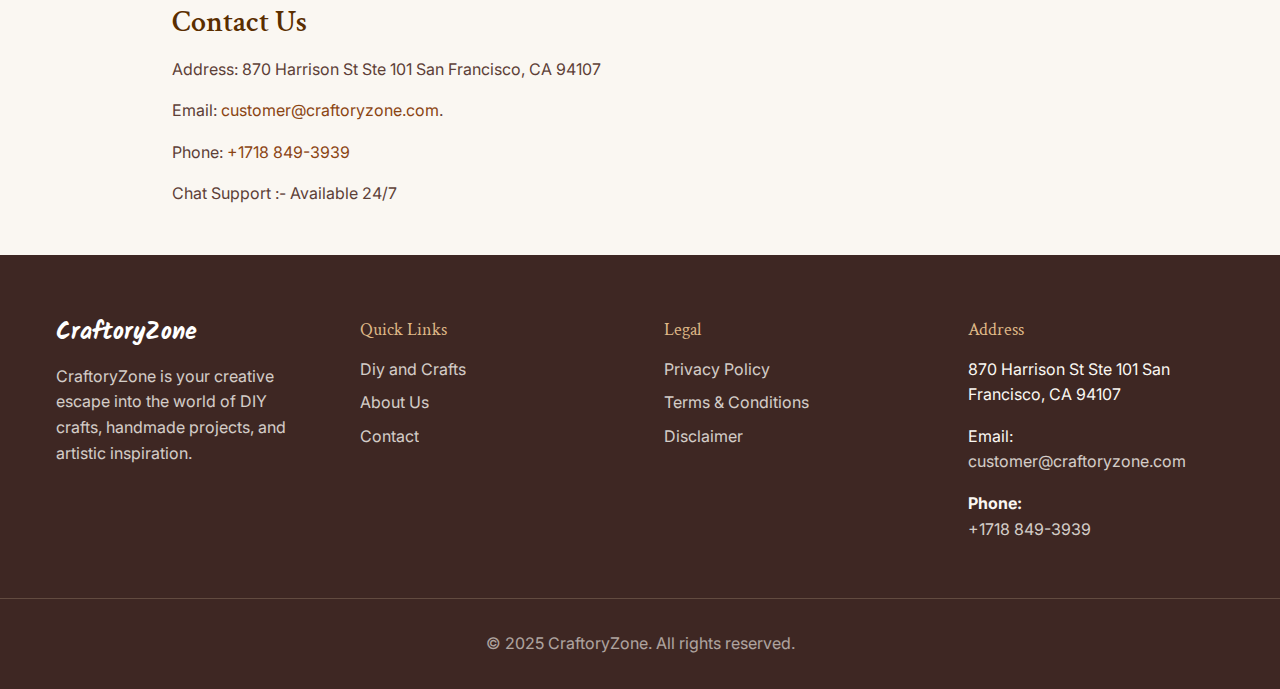
<file: privacy-policy.html>
<!doctype html>
<html lang="en">
  <head>
    <meta charset="UTF-8" />
    <meta name="viewport" content="width=device-width, initial-scale=1.0" />
    <meta name="description" content="Discover inspiring DIY projects, vintage crafts, and creative hobbies at CraftoryZone. Start your crafting journey with woodworking, home décor, and easy crafts today." />
    <meta name="keywords" content="DIY crafts, woodworking, vintage décor, home crafts, creative hobbies, crafting projects" />
    <meta name="author" content="CraftoryZone" />
    
    <!-- Open Graph / Facebook -->
    <meta property="og:type" content="website" />
    <meta property="og:url" content="https://craftoryzone.com/" />
    <meta property="og:title" content="CraftoryZone - Create. Craft. Inspire." />
    <meta property="og:description" content="Explore hands-on DIY projects, vintage crafts, and creative hobbies you can start today." />
    
    <!-- Twitter -->
    <meta property="twitter:card" content="summary_large_image" />
    <meta property="twitter:title" content="CraftoryZone - Create. Craft. Inspire." />
    <meta property="twitter:description" content="Explore hands-on DIY projects, vintage crafts, and creative hobbies you can start today." />
    
    <title>CraftoryZone - Create. Craft. Inspire. | DIY Crafts & Creative Projects</title>
      <link rel="icon" type="image/svg+xml" href="images/diy.png"/>

    
    <!-- Google Fonts -->
    <link rel="preconnect" href="https://fonts.googleapis.com">
    <link rel="preconnect" href="https://fonts.gstatic.com" crossorigin>
    <link href="https://fonts.googleapis.com/css2?family=Crimson+Text:ital,wght@0,400;0,600;1,400&family=Kalam:wght@300;400;700&family=Inter:wght@300;400;500;600&display=swap" rel="stylesheet">
    <!-- Font Awesome CDN -->
<link rel="stylesheet" href="https://cdnjs.cloudflare.com/ajax/libs/font-awesome/6.5.0/css/all.min.css" integrity="sha512-TbdRg1EDzUgy1wb5C95vSc3f3u5UQ4OG5r0HnxzIgR9AxYo+ITgTnH2Hc5LOBDJmXUnOMMnyoUq8RbK4CFU9Qw==" crossorigin="anonymous" referrerpolicy="no-referrer" />

    <link rel="stylesheet" href="style.css">
    <!-- Schema.org markup -->
    <script type="application/ld+json">
    {
      "@context": "https://schema.org",
      "@type": "WebSite",
      "name": "CraftoryZone",
      "description": "Inspiring DIY projects, vintage crafts, and creative hobbies",
      "url": "https://craftoryzone.com",
      "potentialAction": {
        "@type": "SearchAction",
        "target": "https://craftoryzone.com/search?q={search_term_string}",
        "query-input": "required name=search_term_string"
      }
    }

    
    </script>
    <style>
  .mobile-menu-toggle {
    display: none;
    flex-direction: column;
    gap: 5px;
    background: none;
    border: none;
    cursor: pointer;
  }

  .mobile-menu-toggle span {
    display: block;
    width: 25px;
    height: 3px;
    background: #7b3f00; /* same as your nav text color */
  }

  @media (max-width: 768px) {
    .nav-links {
      display: none;
      flex-direction: column;
      background-color: #fff;
      position: absolute;
      top: 70px;
      right: 20px;
      gap: 5px;
      width: 200px;
      box-shadow: 0 5px 10px rgba(0,0,0,0.1);
      padding: 15px;
      border-radius: 8px;
    }

    .nav-links.show {
      display: flex;
    }

    .mobile-menu-toggle {
      display: flex;
    }
  }

  .privacy-policy-section h3 {
  color: #5a2e00;
  margin-top: 1.5rem;
}

.privacy-policy-section ul {
  padding-left: 1.2rem;
  margin-bottom: 1rem;
}

.privacy-policy-section ul li {
  margin-bottom: 0.5rem;
}

</style>
  </head>
  <body>
    <!-- Header -->
    <header class="header">
      <nav class="nav">
        <div class="nav-brand">
         <a href="index.html"> <h2 class="logo">CraftoryZone</h2></a>
        </div>
        <div class="nav-links">
          <a href="index.html" class="nav-link">Home</a>
          <a href="index.html#about" class="nav-link">About</a>
          <a href="index.html#projects" class="nav-link">Diy and Crafts</a>
          <a href="index.html#contact" class="nav-link">Contact</a>
        </div>
        <button class="mobile-menu-toggle" aria-label="Toggle mobile menu">
          <span></span>
          <span></span>
          <span></span>
        </button>
      </nav>
    </header>
<section style="position: relative; height: 400px; background-image: url('images/card4.jpg'); background-size: cover; background-position: center; display: flex; align-items: center; justify-content: center; text-align: center; color: white; overflow: hidden;">
  
  <!-- Dark Overlay -->
  <div style="position: absolute; inset: 0; background-color: rgba(0, 0, 0, 0.4); z-index: 1;"></div>

  <!-- Content -->
  <div style="position: relative; z-index: 2; padding: 20px;">
    <h1 style="font-size: 2.5rem; font-weight: bold; color: #fff; margin-bottom: 10px;">Privacy Policy</h1>
    <div style="font-size: 1.1rem; color: #fff;">
      <a href="index.html" style="color: #ffa500; text-decoration: none; font-weight: 600;">Home</a>
      <span style="margin: 0 8px;">→</span>
      <span>Privacy Policy</span>
    </div>
  </div>

</section>


<section class="privacy-policy-section">
  <div class="container" style="max-width: 1000px; margin: auto; padding: 2rem;">
    <h2 style="text-align: center; margin-bottom: 1.5rem; color: #7b3f00;">Privacy Policy</h2>

    <h3>Information We Collect</h3>
    <p>At <strong>CraftoryZone</strong>, we collect only the information necessary to provide you with our services and improve your crafting experience.</p>
    
    <h3>Personal Information</h3>
    <ul>
      <li>Name and email address when you contact us</li>
      <li>Newsletter subscription preferences</li>
      <li>Messages and inquiries sent through our contact form</li>
    </ul>
    
    <h3>How We Use Your Information</h3>
    <ul>
      <li>To respond to your inquiries and provide customer support</li>
      <li>To send you our newsletter (only if you opt-in)</li>
      <li>To improve our website and services</li>
      <li>To ensure the security of our website</li>
    </ul>
    
    <h3>Information Sharing</h3>
    <p>We do not sell, trade, or rent your personal information to third parties. We may share information only in the following circumstances:</p>
    <ul>
      <li>With your explicit consent</li>
      <li>To comply with legal obligations</li>
      <li>To protect our rights and safety</li>
    </ul>
    
    <h3>Data Security</h3>
    <p>We implement appropriate security measures to protect your personal information against unauthorized access, alteration, disclosure, or destruction.</p>
    
    <h3>Your Rights</h3>
    <p>You have the right to:</p>
    <ul>
      <li>Access your personal information</li>
      <li>Correct inaccurate information</li>
      <li>Request deletion of your information</li>
      <li>Unsubscribe from our newsletter at any time</li>
    </ul>
    
    <h3>Contact Us</h3>
    <p>Address: 870 Harrison St Ste 101 San Francisco, CA 94107</p>
    <p>Email: <a href="mailto:customer@craftoryzone.com">customer@craftoryzone.com</a>.</p><p>Phone: <a href="tel:+17188493939" style="text-decoration: none;">+1718 849-3939</a></p>
    <p>Chat Support :- Available 24/7</p>

    
  </div>
</section>





      <!-- Footer -->
  <footer class="footer">
      <div class="container">
        <div class="footer-content">
          <div class="footer-brand">
           <h3 class="logo"><a href="index.html" style="color: #fff;">CraftoryZone</a></h3>
            <p>CraftoryZone is your creative escape into the world of DIY crafts, handmade projects, and artistic inspiration.</p>
          </div>
          
          <div class="footer-links">
            <h4>Quick Links</h4>
            <ul>
              <li><a href="index.html#projects">Diy and Crafts</a></li>
              <li><a href="index.html#about">About Us</a></li>
              <li><a href="index.html#contact">Contact</a></li>
            </ul>
          </div>
          

          

          <div class="footer-legal">
            <h4>Legal</h4>
            <ul>
              <li><a href="#">Privacy Policy</a></li>
              <li><a href="terms-conditions.html"  >Terms & Conditions</a></li>
             <li><a href="disclaimer.html"  >Disclaimer</a></li>

            </ul>
          </div>

          <div class="footer-legal">
            <h4>Address</h4>
            <ul>
              <li><p style="color: #FAF7F2;">870 Harrison St Ste 101 San Francisco, CA 94107</p></li>
              <li><p style="color: #faf7f2;">Email: <a href="mailto:customer@craftoryzone.com" style="text-decoration: none;">customer@craftoryzone.com</a></p></li>
              <li><strong>Phone:</strong><br>
      <a href="tel:+17188493939" style="text-decoration: none;">+1718 849-3939</a>

              
            </ul>
          </div>
        </div>
        </div>

        
        <div class="footer-bottom">
          <p style="color: #faf7f2;">&copy; 2025 <a href="https://craftoryzone.com" style="color: #faf7f2;">CraftoryZone</a>. All rights reserved.</p>
        </div>
      </div>
    </footer>

    <!-- Modal for Project Details -->
    <div class="modal-overlay" id="projectModal">
      <div class="modal">
        <button class="modal-close" aria-label="Close modal">&times;</button>
        <div class="modal-content" id="modalContent">
          <!-- Dynamic content will be inserted here -->
        </div>
      </div>
    </div>

    <!-- Modal for Legal Content -->
    <div class="modal-overlay" id="legalModal">
      <div class="modal">
        <button class="modal-close" aria-label="Close modal">&times;</button>
        <div class="modal-content" id="legalContent">
          <!-- Dynamic content will be inserted here -->
        </div>
      </div>
    </div>
<script>
    const toggleBtn = document.querySelector('.mobile-menu-toggle');
  const navLinks = document.querySelector('.nav-links');

  toggleBtn.addEventListener('click', () => {
    navLinks.classList.toggle('show');
  });</script>

    <script type="module" src="/main.js"></script>
  </body>
</html>
</file>
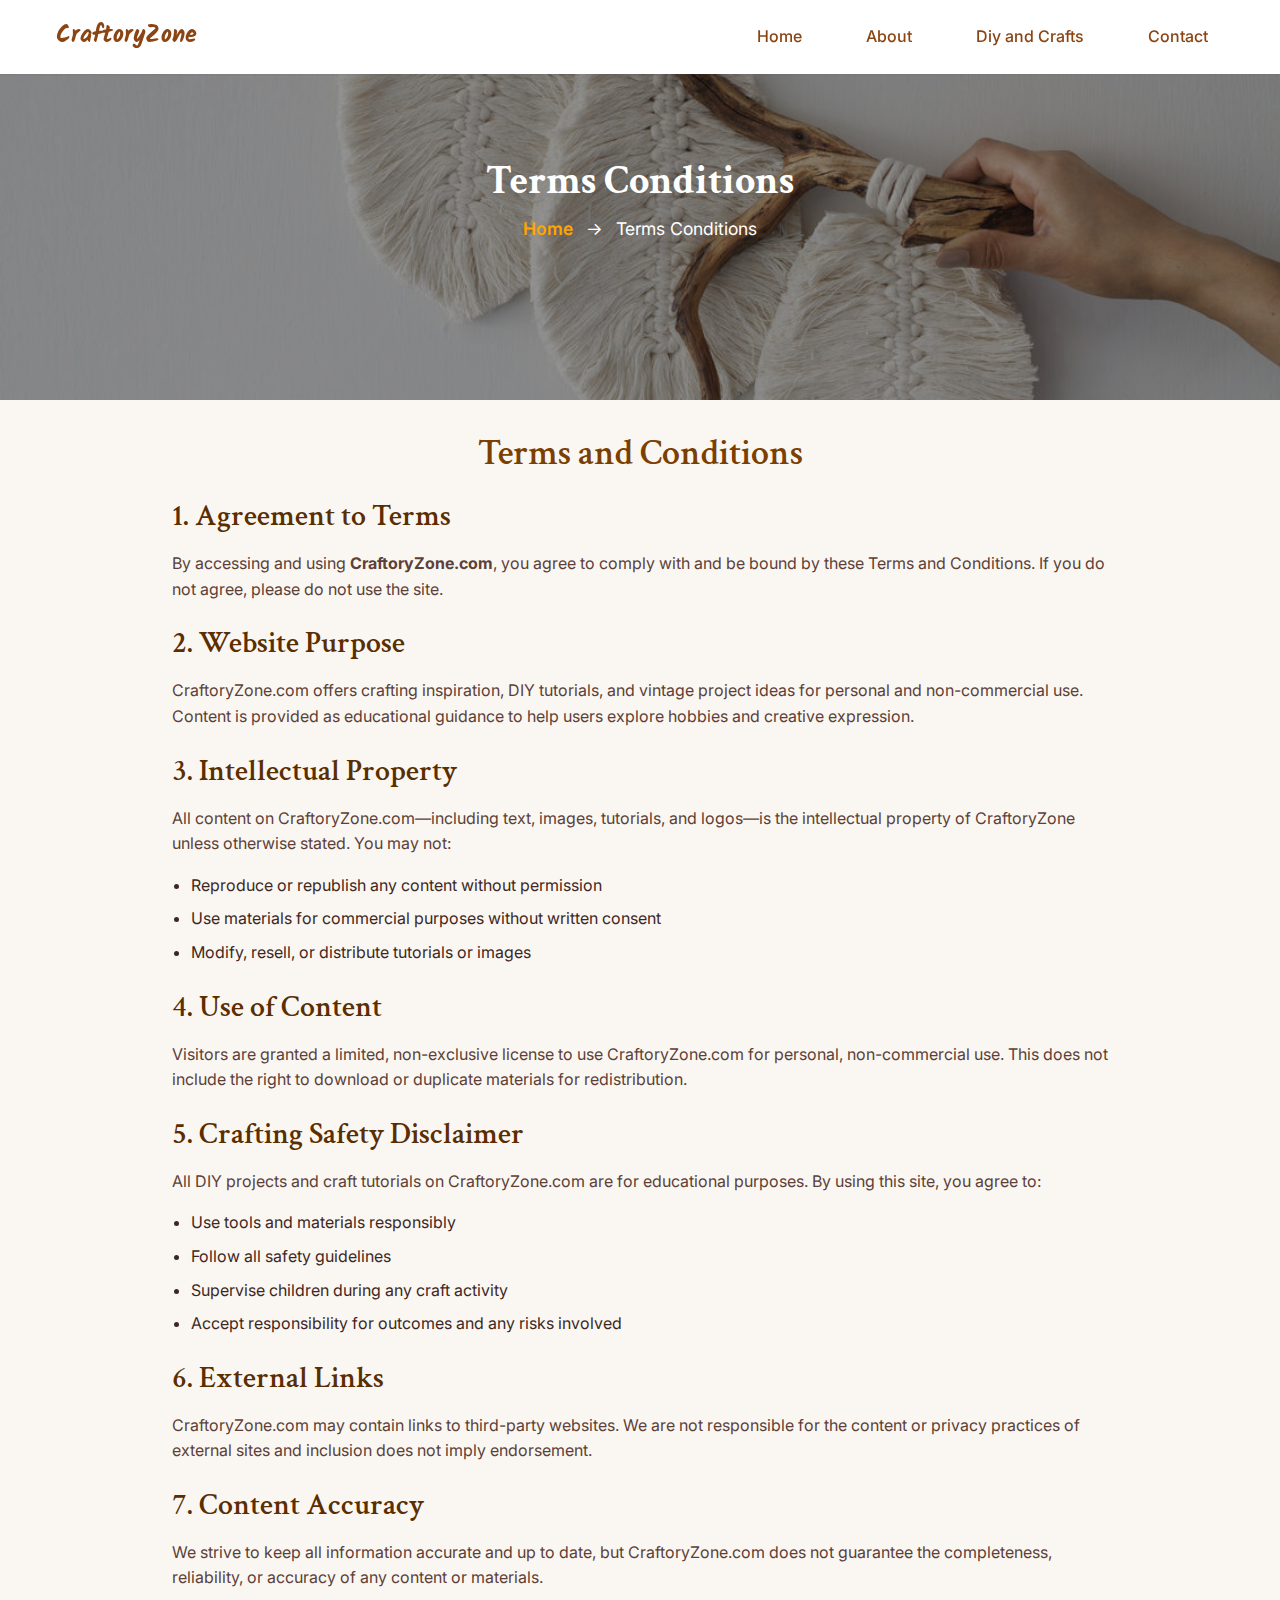
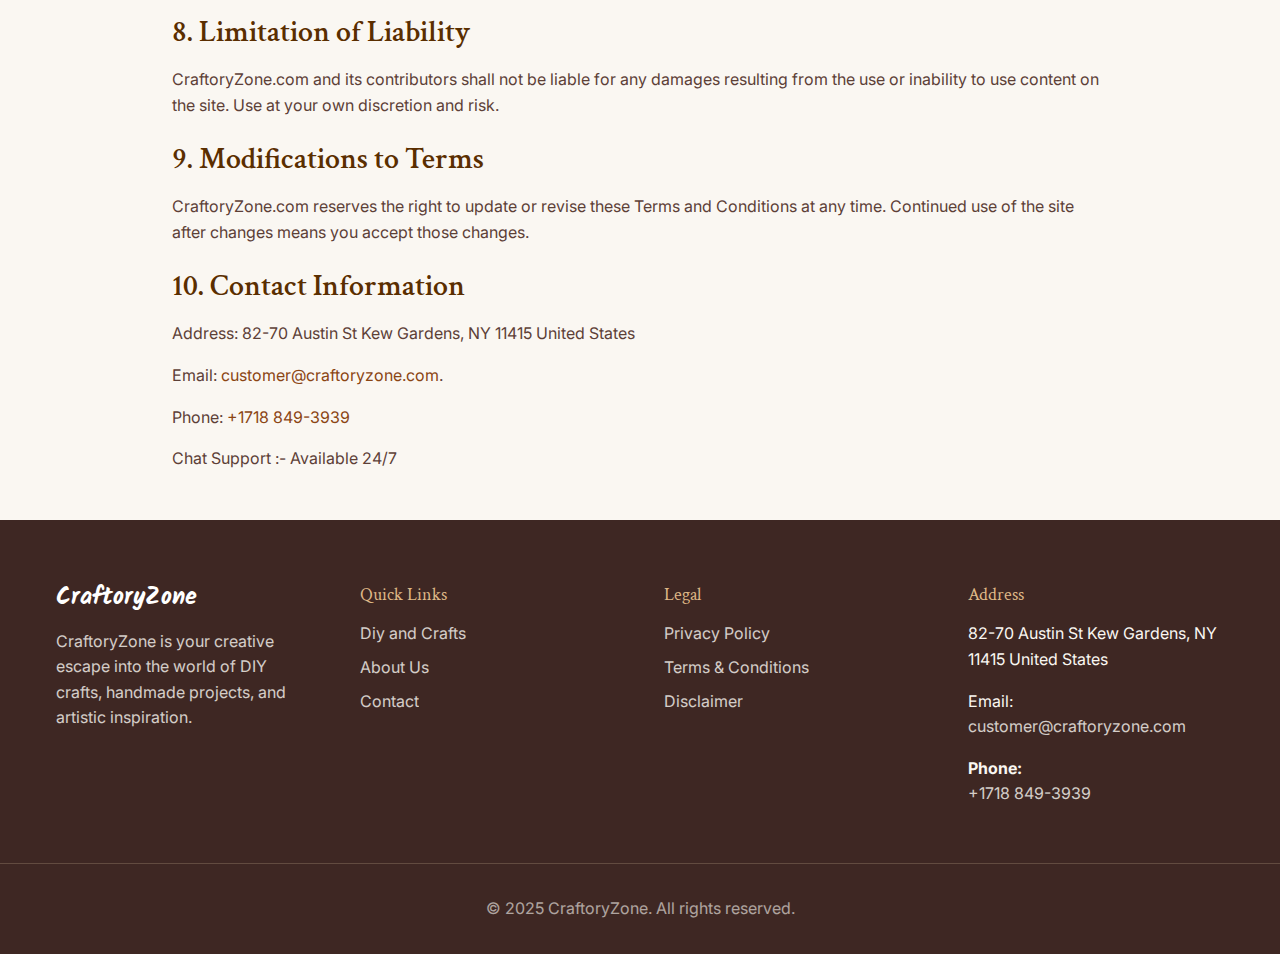
<file: terms-conditions.html>
<!doctype html>
<html lang="en">
  <head>
    <meta charset="UTF-8" />
    <meta name="viewport" content="width=device-width, initial-scale=1.0" />
    <meta name="description" content="Discover inspiring DIY projects, vintage crafts, and creative hobbies at CraftoryZone. Start your crafting journey with woodworking, home décor, and easy crafts today." />
    <meta name="keywords" content="DIY crafts, woodworking, vintage décor, home crafts, creative hobbies, crafting projects" />
    <meta name="author" content="CraftoryZone" />
    
    <!-- Open Graph / Facebook -->
    <meta property="og:type" content="website" />
    <meta property="og:url" content="https://craftoryzone.com/" />
    <meta property="og:title" content="CraftoryZone - Create. Craft. Inspire." />
    <meta property="og:description" content="Explore hands-on DIY projects, vintage crafts, and creative hobbies you can start today." />
    
    <!-- Twitter -->
    <meta property="twitter:card" content="summary_large_image" />
    <meta property="twitter:title" content="CraftoryZone - Create. Craft. Inspire." />
    <meta property="twitter:description" content="Explore hands-on DIY projects, vintage crafts, and creative hobbies you can start today." />
    
    <title>CraftoryZone - Create. Craft. Inspire. | DIY Crafts & Creative Projects</title>
     <link rel="icon" type="image/svg+xml" href="images/diy.png"/>

    
    <!-- Google Fonts -->
    <link rel="preconnect" href="https://fonts.googleapis.com">
    <link rel="preconnect" href="https://fonts.gstatic.com" crossorigin>
    <link href="https://fonts.googleapis.com/css2?family=Crimson+Text:ital,wght@0,400;0,600;1,400&family=Kalam:wght@300;400;700&family=Inter:wght@300;400;500;600&display=swap" rel="stylesheet">
    <!-- Font Awesome CDN -->
<link rel="stylesheet" href="https://cdnjs.cloudflare.com/ajax/libs/font-awesome/6.5.0/css/all.min.css" integrity="sha512-TbdRg1EDzUgy1wb5C95vSc3f3u5UQ4OG5r0HnxzIgR9AxYo+ITgTnH2Hc5LOBDJmXUnOMMnyoUq8RbK4CFU9Qw==" crossorigin="anonymous" referrerpolicy="no-referrer" />

    <link rel="stylesheet" href="style.css">
    <!-- Schema.org markup -->
    <script type="application/ld+json">
    {
      "@context": "https://schema.org",
      "@type": "WebSite",
      "name": "CraftoryZone",
      "description": "Inspiring DIY projects, vintage crafts, and creative hobbies",
      "url": "https://craftoryzone.com",
      "potentialAction": {
        "@type": "SearchAction",
        "target": "https://craftoryzone.com/search?q={search_term_string}",
        "query-input": "required name=search_term_string"
      }
    }

    
    </script>
    <style>
  .mobile-menu-toggle {
    display: none;
    flex-direction: column;
    gap: 5px;
    background: none;
    border: none;
    cursor: pointer;
  }

  .mobile-menu-toggle span {
    display: block;
    width: 25px;
    height: 3px;
    background: #7b3f00; /* same as your nav text color */
  }

  @media (max-width: 768px) {
    .nav-links {
      display: none;
      flex-direction: column;
      background-color: #fff;
      position: absolute;
      top: 70px;
      right: 20px;
      gap: 5px;
      width: 200px;
      box-shadow: 0 5px 10px rgba(0,0,0,0.1);
      padding: 15px;
      border-radius: 8px;
    }

    .nav-links.show {
      display: flex;
    }

    .mobile-menu-toggle {
      display: flex;
    }
  }

  .privacy-policy-section h3 {
  color: #5a2e00;
  margin-top: 1.5rem;
}

.privacy-policy-section ul {
  padding-left: 1.2rem;
  margin-bottom: 1rem;
}

.privacy-policy-section ul li {
  margin-bottom: 0.5rem;
}

</style>
  </head>
  <body>
    <!-- Header -->
    <header class="header">
      <nav class="nav">
        <div class="nav-brand">
         <a href="index.html"> <h2 class="logo">CraftoryZone</h2></a>
        </div>
        <div class="nav-links">
          <a href="index.html" class="nav-link">Home</a>
          <a href="index.html#about" class="nav-link">About</a>
          <a href="index.html#projects" class="nav-link">Diy and Crafts</a>
          <a href="index.html#contact" class="nav-link">Contact</a>
        </div>
        <button class="mobile-menu-toggle" aria-label="Toggle mobile menu">
          <span></span>
          <span></span>
          <span></span>
        </button>
      </nav>
    </header>

<section style="position: relative; height: 400px; background-image: url('images/card4.jpg'); background-size: cover; background-position: center; display: flex; align-items: center; justify-content: center; text-align: center; color: white; overflow: hidden;">
  
  <!-- Dark Overlay -->
  <div style="position: absolute; inset: 0; background-color: rgba(0, 0, 0, 0.4); z-index: 1;"></div>

  <!-- Content -->
  <div style="position: relative; z-index: 2; padding: 20px;">
    <h1 style="font-size: 2.5rem; font-weight: bold; color: #fff; margin-bottom: 10px;">Terms Conditions</h1>
    <div style="font-size: 1.1rem; color: #fff;">
      <a href="index.html" style="color: #ffa500; text-decoration: none; font-weight: 600;">Home</a>
      <span style="margin: 0 8px;">→</span>
      <span>Terms Conditions</span>
    </div>
  </div>

</section>
<section class="privacy-policy-section">
  <div class="container" style="max-width: 1000px; margin: auto; padding: 2rem;">
    <h2 style="text-align: center; margin-bottom: 1.5rem; color: #7b3f00;">Terms and Conditions</h2>

    <h3>1. Agreement to Terms</h3>
    <p>By accessing and using <strong>CraftoryZone.com</strong>, you agree to comply with and be bound by these Terms and Conditions. If you do not agree, please do not use the site.</p>

    <h3>2. Website Purpose</h3>
    <p>CraftoryZone.com offers crafting inspiration, DIY tutorials, and vintage project ideas for personal and non-commercial use. Content is provided as educational guidance to help users explore hobbies and creative expression.</p>

    <h3>3. Intellectual Property</h3>
    <p>All content on CraftoryZone.com—including text, images, tutorials, and logos—is the intellectual property of CraftoryZone unless otherwise stated. You may not:</p>
    <ul>
      <li>Reproduce or republish any content without permission</li>
      <li>Use materials for commercial purposes without written consent</li>
      <li>Modify, resell, or distribute tutorials or images</li>
    </ul>

    <h3>4. Use of Content</h3>
    <p>Visitors are granted a limited, non-exclusive license to use CraftoryZone.com for personal, non-commercial use. This does not include the right to download or duplicate materials for redistribution.</p>

    <h3>5. Crafting Safety Disclaimer</h3>
    <p>All DIY projects and craft tutorials on CraftoryZone.com are for educational purposes. By using this site, you agree to:</p>
    <ul>
      <li>Use tools and materials responsibly</li>
      <li>Follow all safety guidelines</li>
      <li>Supervise children during any craft activity</li>
      <li>Accept responsibility for outcomes and any risks involved</li>
    </ul>

    <h3>6. External Links</h3>
    <p>CraftoryZone.com may contain links to third-party websites. We are not responsible for the content or privacy practices of external sites and inclusion does not imply endorsement.</p>

    <h3>7. Content Accuracy</h3>
    <p>We strive to keep all information accurate and up to date, but CraftoryZone.com does not guarantee the completeness, reliability, or accuracy of any content or materials.</p>

    <h3>8. Limitation of Liability</h3>
    <p>CraftoryZone.com and its contributors shall not be liable for any damages resulting from the use or inability to use content on the site. Use at your own discretion and risk.</p>

    <h3>9. Modifications to Terms</h3>
    <p>CraftoryZone.com reserves the right to update or revise these Terms and Conditions at any time. Continued use of the site after changes means you accept those changes.</p>

    <h3>10. Contact Information</h3>
     <p>Address: 82-70 Austin St Kew Gardens, NY 11415 United States</p>
    <p>Email: <a href="mailto:customer@craftoryzone.com">customer@craftoryzone.com</a>.</p><p>Phone: <a href="tel:+17188493939" style="text-decoration: none;">+1718 849-3939</a></p>
    <p>Chat Support :- Available 24/7</p>

  </div>
</section>





      <!-- Footer -->
  <footer class="footer">
      <div class="container">
        <div class="footer-content">
          <div class="footer-brand">
           <h3 class="logo"><a href="index.html" style="color: #fff;">CraftoryZone</a></h3>
            <p>CraftoryZone is your creative escape into the world of DIY crafts, handmade projects, and artistic inspiration.</p>
          </div>
          
          <div class="footer-links">
            <h4>Quick Links</h4>
            <ul>
              <li><a href="index.html#projects">Diy and Crafts</a></li>
              <li><a href="index.html#about">About Us</a></li>
              <li><a href="index.html#contact">Contact</a></li>
            </ul>
          </div>
          

          

          <div class="footer-legal">
            <h4>Legal</h4>
            <ul>
              <li><a href="privacy-policy.html" >Privacy Policy</a></li>
              <li><a href="#">Terms & Conditions</a></li>
             <li><a href="disclaimer.html">Disclaimer</a></li>

            </ul>
          </div>

          <div class="footer-legal">
            <h4>Address</h4>
            <ul>
              <li><p style="color: #FAF7F2;">82-70 Austin St Kew Gardens, NY 11415 United States</p></li>
              <li><p style="color: #faf7f2;">Email: <a href="mailto:customer@craftoryzone.com" style="text-decoration: none;">customer@craftoryzone.com</a></p></li>
              <li><strong>Phone:</strong><br>
      <a href="tel:+17188493939" style="text-decoration: none;">+1718 849-3939</a>

              
            </ul>
          </div>
        </div>
        </div>

        
        <div class="footer-bottom">
          <p style="color: #faf7f2;">&copy; 2025 <a href="https://craftoryzone.com" style="color: #faf7f2;">CraftoryZone</a>. All rights reserved.</p>
        </div>
      </div>
    </footer>

    <!-- Modal for Project Details -->
    <div class="modal-overlay" id="projectModal">
      <div class="modal">
        <button class="modal-close" aria-label="Close modal">&times;</button>
        <div class="modal-content" id="modalContent">
          <!-- Dynamic content will be inserted here -->
        </div>
      </div>
    </div>

    <!-- Modal for Legal Content -->
    <div class="modal-overlay" id="legalModal">
      <div class="modal">
        <button class="modal-close" aria-label="Close modal">&times;</button>
        <div class="modal-content" id="legalContent">
          <!-- Dynamic content will be inserted here -->
        </div>
      </div>
    </div>
<script>
    const toggleBtn = document.querySelector('.mobile-menu-toggle');
  const navLinks = document.querySelector('.nav-links');

  toggleBtn.addEventListener('click', () => {
    navLinks.classList.toggle('show');
  });</script>

    <script type="module" src="/main.js"></script>
  </body>
</html>
</file>
<file: style.css>
/* CSS Variables for Design System */
:root {
  /* Colors - Natural Palette */
  --color-primary: #8B4513;          /* Warm brown */
  --color-primary-light: #A0522D;    /* Lighter brown */
  --color-secondary: #6B8E23;        /* Olive green */
  --color-secondary-light: #8FBC8F;  /* Light green */
  --color-accent: #DEB887;           /* Burlywood */
  --color-accent-light: #F5DEB3;     /* Wheat */
  
  /* Neutrals */
  --color-background: #FAF7F2;       /* Warm white */
  --color-background-alt: #F5F5DC;   /* Beige */
  --color-surface: #FFFFFF;          /* Pure white */
  --color-text-primary: #3E2723;     /* Dark brown */
  --color-text-secondary: #5D4037;   /* Medium brown */
  --color-text-muted: #8D6E63;       /* Light brown */
  
  /* Status Colors */
  --color-success: #4CAF50;
  --color-warning: #FF9800;
  --color-error: #F44336;
  
  /* Typography */
  --font-primary: 'Crimson Text', serif;
  --font-secondary: 'Inter', sans-serif;
  --font-accent: 'Kalam', cursive;
  
  /* Font Sizes */
  --text-xs: 0.75rem;
  --text-sm: 0.875rem;
  --text-base: 1rem;
  --text-lg: 1.125rem;
  --text-xl: 1.25rem;
  --text-2xl: 1.5rem;
  --text-3xl: 1.875rem;
  --text-4xl: 2.25rem;
  --text-5xl: 3rem;
  
  /* Spacing */
  --space-1: 0.25rem;
  --space-2: 0.5rem;
  --space-3: 0.75rem;
  --space-4: 1rem;
  --space-5: 1.25rem;
  --space-6: 1.5rem;
  --space-8: 2rem;
  --space-10: 2.5rem;
  --space-12: 3rem;
  --space-16: 4rem;
  --space-20: 5rem;
  --space-24: 6rem;
  
  /* Borders */
  --border-radius-sm: 0.25rem;
  --border-radius: 0.5rem;
  --border-radius-lg: 0.75rem;
  --border-radius-xl: 1rem;
  
  /* Shadows */
  --shadow-sm: 0 1px 2px 0 rgba(0, 0, 0, 0.05);
  --shadow: 0 1px 3px 0 rgba(0, 0, 0, 0.1), 0 1px 2px 0 rgba(0, 0, 0, 0.06);
  --shadow-md: 0 4px 6px -1px rgba(0, 0, 0, 0.1), 0 2px 4px -1px rgba(0, 0, 0, 0.06);
  --shadow-lg: 0 10px 15px -3px rgba(0, 0, 0, 0.1), 0 4px 6px -2px rgba(0, 0, 0, 0.05);
  --shadow-xl: 0 20px 25px -5px rgba(0, 0, 0, 0.1), 0 10px 10px -5px rgba(0, 0, 0, 0.04);
  
  /* Transitions */
  --transition-fast: 150ms ease-in-out;
  --transition-normal: 300ms ease-in-out;
  --transition-slow: 500ms ease-in-out;
}

/* Reset and Base Styles */
* {
  margin: 0;
  padding: 0;
  box-sizing: border-box;
}

html {
  scroll-behavior: smooth;
}

body {
  font-family: var(--font-secondary);
  line-height: 1.6;
  color: var(--color-text-primary);
  background-color: var(--color-background);
  overflow-x: hidden;
}

/* Typography */
h1, h2, h3, h4, h5, h6 {
  font-family: var(--font-primary);
  line-height: 1.2;
  margin-bottom: var(--space-4);
  color: var(--color-text-primary);
}

h1 { font-size: var(--text-5xl); font-weight: 600; }
h2 { font-size: var(--text-4xl); font-weight: 600; }
h3 { font-size: var(--text-3xl); font-weight: 600; }
h4 { font-size: var(--text-2xl); font-weight: 500; }

p {
  margin-bottom: var(--space-4);
  color: var(--color-text-secondary);
}

a {
  color: var(--color-primary);
  text-decoration: none;
  transition: color var(--transition-fast);
}

a:hover {
  color: var(--color-primary-light);
}

/* Container */
.container {
  max-width: 1200px;
  margin: 0 auto;
  padding: 0 var(--space-4);
}

/* Header */
.header {
  background-color: var(--color-surface);
  box-shadow: var(--shadow-sm);
  position: fixed;
  top: 0;
  left: 0;
  right: 0;
  z-index: 1000;
}

.nav {
  display: flex;
  justify-content: space-between;
  align-items: center;
  padding: var(--space-4) var(--space-4);
  max-width: 1200px;
  margin: 0 auto;
}

.logo {
  font-family: var(--font-accent);
  font-size: var(--text-2xl);
  font-weight: 700;
  color: var(--color-primary);
  margin: 0;
}

.nav-links {
  display: flex;
  gap: var(--space-8);
}

.nav-link {
  font-weight: 500;
  padding: var(--space-2) var(--space-4);
  border-radius: var(--border-radius);
  transition: all var(--transition-fast);
}

.nav-link:hover {
  background-color: var(--color-accent-light);
  color: var(--color-primary);
}

.mobile-menu-toggle {
  display: none;
  flex-direction: column;
  gap: var(--space-1);
  background: none;
  border: none;
  cursor: pointer;
  padding: var(--space-2);
}

.mobile-menu-toggle span {
  width: 25px;
  height: 3px;
  background-color: var(--color-primary);
  transition: all var(--transition-fast);
}

/* Hero Section */
.hero {
  background-image: url("images/woman-cross-stitching-home-morning_1048944-20119826.avif");
  background-repeat: no-repeat;
  background-size: cover;
  background-position: center;
  
  padding: var(--space-24) 0 var(--space-20);
  margin-top: 80px;
  position: relative;
  overflow: hidden;
  text-align: center;
}

.hero::before {
  content: '';
  position: absolute;
  top: 0;
  left: 0;
  width: 100%;
  height: 100%;
  background: rgba(0, 0, 0, 0.4); /* black overlay with 40% opacity */
  z-index: 1;
}

/* Make sure hero content stays above overlay */
.hero > * {
  position: relative;
  z-index: 2;
}


.hero-content {
  max-width: 800px;
  margin: 0 auto;
  padding: 0 var(--space-4);
}

.hero-title {
  font-family: var(--font-accent);
  font-size: clamp(var(--text-4xl), 5vw, var(--text-5xl));
  color: #fff;
  margin-bottom: var(--space-6);
  text-shadow: 2px 2px 4px rgba(0, 0, 0, 0.1);
}

.hero-subtitle {
  font-size: var(--text-xl);
  color: #fff;
  margin-bottom: var(--space-8);
  max-width: 600px;
  margin-left: auto;
  margin-right: auto;
}

.cta-button {
  display: inline-block;
  background-color: var(--color-primary);
  color: var(--color-surface);
  padding: var(--space-4) var(--space-8);
  border-radius: var(--border-radius-lg);
  font-size: var(--text-lg);
  font-weight: 600;
  text-transform: uppercase;
  letter-spacing: 0.5px;
  box-shadow: var(--shadow-md);
  transition: all var(--transition-normal);
}

.cta-button:hover {
  background-color: var(--color-primary-light);
  transform: translateY(-2px);
  box-shadow: var(--shadow-lg);
  color: var(--color-surface);
}

/* Hero Decorations */
.hero-decoration {
  position: absolute;
  top: 0;
  left: 0;
  right: 0;
  bottom: 0;
  pointer-events: none;
}

.floating-element {
  position: absolute;
  background-color: var(--color-accent);
  opacity: 0.3;
  border-radius: 50%;
  animation: float 6s ease-in-out infinite;
}

.element-1 {
  width: 100px;
  height: 100px;
  top: 20%;
  left: 10%;
  animation-delay: 0s;
}

.element-2 {
  width: 60px;
  height: 60px;
  top: 60%;
  right: 15%;
  animation-delay: 2s;
}

.element-3 {
  width: 80px;
  height: 80px;
  bottom: 20%;
  left: 20%;
  animation-delay: 4s;
}

@keyframes float {
  0%, 100% { transform: translateY(0px) rotate(0deg); }
  50% { transform: translateY(-20px) rotate(180deg); }
}

/* Projects Section */
.projects-section {
  padding: var(--space-20) 0;
  background-color: var(--color-surface);
}

.section-title {
  text-align: center;
  margin-bottom: var(--space-4);
  color: var(--color-primary);
}

.section-subtitle {
  text-align: center;
  font-size: var(--text-lg);
  color: var(--color-text-muted);
  margin-bottom: var(--space-16);
  max-width: 600px;
  margin-left: auto;
  margin-right: auto;
}

.projects-grid {
  display: grid;
  grid-template-columns: repeat(auto-fit, minmax(350px, 1fr));
  gap: var(--space-8);
  margin-top: var(--space-12);
}

.project-card {
  background-color: var(--color-surface);
  border-radius: var(--border-radius-xl);
  overflow: hidden;
  box-shadow: var(--shadow);
  transition: all var(--transition-normal);
  cursor: pointer;
}

.project-card:hover {
  transform: translateY(-8px);
  box-shadow: var(--shadow-xl);
}

.card-image {
  height: 250px;
  overflow: hidden;
  position: relative;
}

.card-image img {
  width: 100%;
  height: 100%;
  object-fit: cover;
  transition: transform var(--transition-slow);
}

.project-card:hover .card-image img {
  transform: scale(1.05);
}

.card-content {
  padding: var(--space-6);
}

.card-title {
  font-size: var(--text-xl);
  margin-bottom: var(--space-3);
  color: var(--color-primary);
}

.card-description {
  color: var(--color-text-secondary);
  margin-bottom: var(--space-6);
  line-height: 1.6;
}

.read-more-btn {
  background-color: var(--color-secondary);
  color: var(--color-surface);
  border: none;
  padding: var(--space-3) var(--space-6);
  border-radius: var(--border-radius);
  font-weight: 500;
  cursor: pointer;
  transition: all var(--transition-fast);
  font-size: var(--text-base);
}

.read-more-btn:hover {
  background-color: var(--color-secondary-light);
  transform: translateY(-1px);
}

/* About Section */
.about-section {
  padding: var(--space-20) 0;
  background-color: var(--color-background-alt);
}

.about-content {
  max-width: 800px;
  margin: 0 auto;
  text-align: center;
}

.about-text {
  margin-bottom: var(--space-12);
}

.about-text p {
  font-size: var(--text-lg);
  margin-bottom: var(--space-6);
}

.about-stats {
  display: grid;
  grid-template-columns: repeat(auto-fit, minmax(200px, 1fr));
  gap: var(--space-8);
  margin-top: var(--space-12);
}

.stat {
  text-align: center;
  padding: var(--space-6);
  background-color: var(--color-surface);
  border-radius: var(--border-radius-lg);
  box-shadow: var(--shadow-sm);
}

.stat-number {
  display: block;
  font-family: var(--font-accent);
  font-size: var(--text-4xl);
  font-weight: 700;
  color: var(--color-primary);
  margin-bottom: var(--space-2);
}

.stat-label {
  font-size: var(--text-base);
  color: var(--color-text-secondary);
  font-weight: 500;
}

/* Contact Section */
.contact-section {
  padding: var(--space-20) 0;
  background-color: var(--color-surface);
}

.contact-content {
  display: grid;
  grid-template-columns: 1fr 1fr;
  gap: var(--space-16);
  margin-top: var(--space-12);
}

.contact-form {
  background-color: var(--color-background);
  padding: var(--space-8);
  border-radius: var(--border-radius-xl);
  box-shadow: var(--shadow-md);
}

.form-group {
  margin-bottom: var(--space-6);
}

.form-group label {
  display: block;
  margin-bottom: var(--space-2);
  font-weight: 500;
  color: var(--color-text-primary);
}

.form-group input,
.form-group textarea {
  width: 100%;
  padding: var(--space-4);
  border: 2px solid var(--color-accent);
  border-radius: var(--border-radius);
  font-size: var(--text-base);
  font-family: var(--font-secondary);
  transition: border-color var(--transition-fast);
  background-color: var(--color-surface);
}

.form-group input:focus,
.form-group textarea:focus {
  outline: none;
  border-color: var(--color-primary);
  box-shadow: 0 0 0 3px rgba(139, 69, 19, 0.1);
}

.checkbox-group {
  display: flex;
  align-items: flex-start;
  gap: var(--space-3);
}

.checkbox-label {
  display: flex;
  align-items: flex-start;
  gap: var(--space-3);
  cursor: pointer;
  font-size: var(--text-sm);
  line-height: 1.5;
}

.checkbox-label input[type="checkbox"] {
  width: auto;
  margin: 0;
}

.submit-btn {
  background-color: var(--color-primary);
  color: var(--color-surface);
  border: none;
  padding: var(--space-4) var(--space-8);
  border-radius: var(--border-radius);
  font-size: var(--text-lg);
  font-weight: 600;
  cursor: pointer;
  transition: all var(--transition-fast);
  width: 100%;
}

.submit-btn:hover {
  background-color: var(--color-primary-light);
  transform: translateY(-1px);
}

.contact-info {
  padding: var(--space-8);
}

.contact-info h3 {
  color: var(--color-primary);
  margin-bottom: var(--space-6);
}

.contact-item {
  margin-bottom: var(--space-4);
  padding: var(--space-4);
  background-color: var(--color-background);
  border-radius: var(--border-radius);
  border-left: 4px solid var(--color-accent);
}

/* Footer */
.footer {
  background-color: var(--color-text-primary);
  color: var(--color-background);
  padding: var(--space-16) 0 var(--space-8);
}

.footer-content {
  display: grid;
  grid-template-columns: 1fr 1fr 1fr 1fr;
  gap: var(--space-12);
  margin-bottom: var(--space-12);
}

.footer-brand h3 {
  font-family: var(--font-accent);
  color: var(--color-accent);
  margin-bottom: var(--space-4);
}

.footer-brand p {
  color: var(--color-background);
  opacity: 0.8;
}

.footer-links h4,
.footer-legal h4 {
  color: var(--color-accent);
  margin-bottom: var(--space-4);
  font-size: var(--text-lg);
}

.footer-links ul,
.footer-legal ul {
  list-style: none;
}

.footer-links li,
.footer-legal li {
  margin-bottom: var(--space-2);
}

.footer-links a,
.footer-legal a {
  color: var(--color-background);
  opacity: 0.8;
  transition: opacity var(--transition-fast);
}

.footer-links a:hover,
.footer-legal a:hover {
  opacity: 1;
  color: var(--color-accent);
}

.footer-bottom {
  text-align: center;
  padding-top: var(--space-8);
  border-top: 1px solid rgba(245, 222, 179, 0.2);
}

.footer-bottom p {
  margin: 0;
  opacity: 0.6;
}

/* Modal Styles */
.modal-overlay {
  position: fixed;
  top: 0;
  left: 0;
  right: 0;
  bottom: 0;
  background-color: rgba(0, 0, 0, 0.8);
  display: flex;
  justify-content: center;
  align-items: center;
  z-index: 2000;
  opacity: 0;
  visibility: hidden;
  transition: all var(--transition-normal);
  padding: var(--space-4);
}

.modal-overlay.active {
  opacity: 1;
  visibility: visible;
}

.modal {
  background-color: var(--color-surface);
  border-radius: var(--border-radius-xl);
  max-width: 800px;
  width: 100%;
  max-height: 90vh;
  overflow-y: auto;
  position: relative;
  transform: scale(0.9);
  transition: transform var(--transition-normal);
  box-shadow: var(--shadow-xl);
}

.modal-overlay.active .modal {
  transform: scale(1);
}

.modal-close {
  position: absolute;
  top: var(--space-4);
  right: var(--space-4);
  background: none;
  border: none;
  font-size: var(--text-3xl);
  cursor: pointer;
  color: var(--color-text-muted);
  z-index: 10;
  width: 40px;
  height: 40px;
  border-radius: 50%;
  display: flex;
  align-items: center;
  justify-content: center;
  transition: all var(--transition-fast);
}

.modal-close:hover {
  background-color: var(--color-background);
  color: var(--color-text-primary);
}

.modal-content {
  padding: var(--space-8);
}

.modal-content h2 {
  color: var(--color-primary);
  margin-bottom: var(--space-6);
}

.modal-content h3 {
  color: var(--color-secondary);
  margin-top: var(--space-8);
  margin-bottom: var(--space-4);
}

.modal-content ul {
  margin-bottom: var(--space-6);
  padding-left: var(--space-6);
}

.modal-content li {
  margin-bottom: var(--space-2);
  color: var(--color-text-secondary);
}

.modal-content ol {
  margin-bottom: var(--space-6);
  padding-left: var(--space-6);
}

.modal-content .project-difficulty {
  display: inline-block;
  background-color: var(--color-accent);
  color: var(--color-text-primary);
  padding: var(--space-2) var(--space-4);
  border-radius: var(--border-radius);
  font-size: var(--text-sm);
  font-weight: 500;
  margin-bottom: var(--space-6);
}

.modal-content .project-time {
  display: inline-block;
  background-color: var(--color-secondary-light);
  color: var(--color-text-primary);
  padding: var(--space-2) var(--space-4);
  border-radius: var(--border-radius);
  font-size: var(--text-sm);
  font-weight: 500;
  margin-left: var(--space-4);
  margin-bottom: var(--space-6);
}

/* Success Message */
.success-message {
  position: fixed;
  top: 100px;
  right: var(--space-4);
  background-color: var(--color-success);
  color: white;
  padding: var(--space-4) var(--space-6);
  border-radius: var(--border-radius);
  box-shadow: var(--shadow-lg);
  z-index: 3000;
  transform: translateX(100%);
  transition: transform var(--transition-normal);
}

.success-message.show {
  transform: translateX(0);
}

/* Responsive Design */
@media (max-width: 768px) {
  .nav-links {
    display: none;
  }
  
  .mobile-menu-toggle {
    display: flex;
  }
  
  .hero {
    padding: var(--space-16) 0 var(--space-12);
  }
  
  .hero-title {
    font-size: var(--text-4xl);
  }
  
  .projects-grid {
    grid-template-columns: 1fr;
    gap: var(--space-6);
  }
  
  .contact-content {
    grid-template-columns: 1fr;
    gap: var(--space-8);
  }
  
  .footer-content {
    grid-template-columns: 1fr;
    gap: var(--space-8);
    text-align: center;
  }
  
  .about-stats {
    grid-template-columns: 1fr;
    gap: var(--space-4);
  }
  
  .modal {
    margin: var(--space-4);
    max-height: calc(100vh - var(--space-8));
  }
  
  .modal-content {
    padding: var(--space-6);
  }
}

@media (max-width: 480px) {
  .container {
    padding: 0 var(--space-3);
  }
  
  .hero-title {
    font-size: var(--text-3xl);
  }
  
  .hero-subtitle {
    font-size: var(--text-lg);
  }
  
  .projects-grid {
    grid-template-columns: 1fr;
  }
  
  .project-card {
    margin: 0 var(--space-2);
  }
}

/* Accessibility */
@media (prefers-reduced-motion: reduce) {
  * {
    animation-duration: 0.01ms !important;
    animation-iteration-count: 1 !important;
    transition-duration: 0.01ms !important;
  }
  
  .floating-element {
    animation: none;
  }
}

/* Print styles */
@media print {
  .header,
  .modal-overlay,
  .success-message {
    display: none;
  }
  
  .hero {
    margin-top: 0;
  }
  
  body {
    font-size: 12pt;
    line-height: 1.4;
  }
  
  .project-card {
    break-inside: avoid;
    margin-bottom: var(--space-4);
  }
}
</file>
